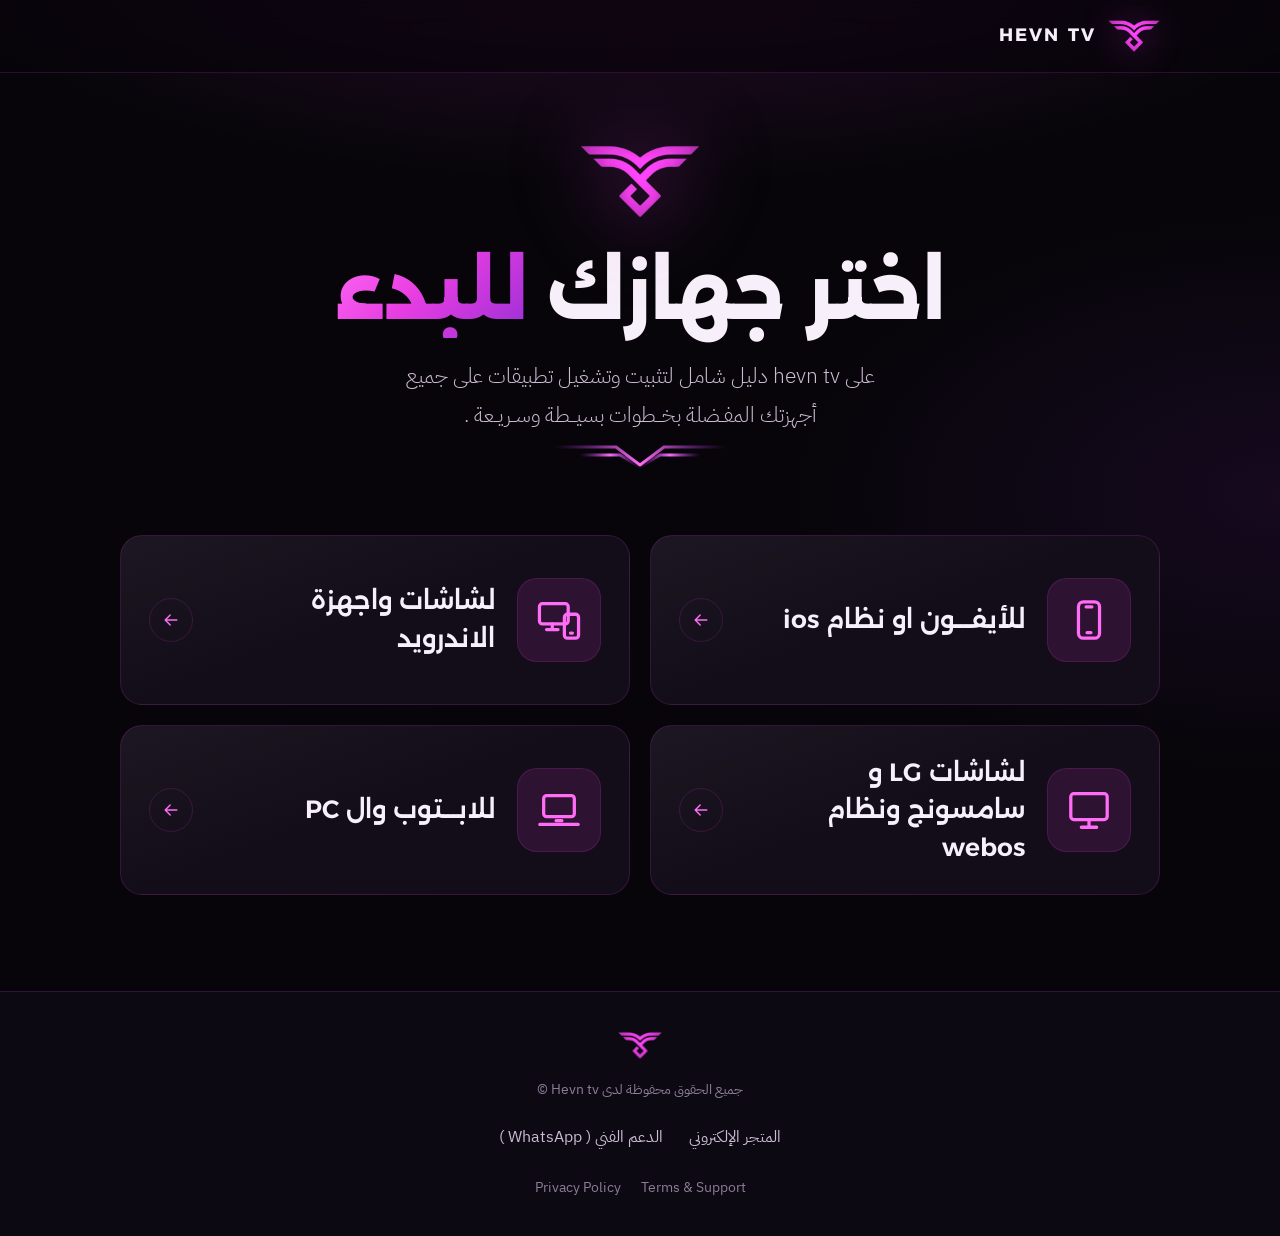
<file: index.html>
<!doctype html>
<html lang="ar" dir="rtl">
<head>
<meta charset="utf-8">
<meta name="viewport" content="width=device-width, initial-scale=1">
<title>اختر جهازك | HEVN TV</title>
<meta name="description" content="دليل شامل لتثبيت وتشغيل تطبيقات hevn tv على جميع أجهزتك.">
<meta name="theme-color" content="#07050a">
<meta property="og:title" content="اختر جهازك | HEVN TV">
<meta property="og:type" content="website">
<link rel="icon" href="assets/img/favicon-32.png" sizes="32x32">
<link rel="apple-touch-icon" href="assets/img/apple-touch-icon.png">
<link rel="preconnect" href="https://fonts.googleapis.com">
<link rel="preconnect" href="https://fonts.gstatic.com" crossorigin>
<link href="https://fonts.googleapis.com/css2?family=Alexandria:wght@500;600;700;800&family=IBM+Plex+Sans+Arabic:wght@300;400;500;600;700&display=swap" rel="stylesheet">
<link rel="stylesheet" href="assets/css/style.css">
</head>
<body>

<header class="site-header">
  <div class="container">
    <a class="brand" href="index.html" aria-label="HEVN TV — الصفحة الرئيسية">
      <img src="assets/img/logo.png" alt="" width="52" height="31">
      <span>HEVN TV</span>
    </a>
    
  </div>
</header>

<main>

  <section class="hero">
    <div class="container">
      <img class="hero__wings" src="assets/img/logo.png" alt="HEVN TV" width="120" height="73">
      <h1>اختر جهازك <span class="grad">للبدء</span></h1>
      <p class="lead">على hevn tv دليل شامل لتثبيت وتشغيل تطبيقات على جميع
أجهزتك المفــضلة بخـــطوات بسيـــطة وســريــعة .</p>
      <div class="wing-divider" aria-hidden="true"><svg viewBox="0 0 180 28" fill="none" stroke="url(#wg)" stroke-width="3" stroke-linecap="round" stroke-linejoin="round"><defs><linearGradient id="wg" x1="0" x2="1"><stop offset="0" stop-color="#9a2fd6" stop-opacity="0"/><stop offset=".5" stop-color="#ff6cf6"/><stop offset="1" stop-color="#9a2fd6" stop-opacity="0"/></linearGradient></defs><path d="M4 4h62l24 18 24-18h62"/><path d="M30 12h40l20 12"/><path d="M150 12h-40l-20 12"/></svg></div>
    </div>
  </section>

  <div class="container">
    <nav class="device-grid" aria-label="الأجهزة">
      <a class="device-card" href="iphone-ios.html">
        <span class="device-card__icon"><svg viewBox="0 0 24 24" fill="none" stroke="currentColor" stroke-width="1.7" stroke-linecap="round" stroke-linejoin="round" aria-hidden="true"><rect x="6.5" y="2.5" width="11" height="19" rx="2.6"/><path d="M10.5 5.2h3M11 18.6h2"/></svg></span>
        <span class="device-card__label">للأيفـــون او نظام ios</span>
        <span class="device-card__go"><svg viewBox="0 0 24 24" fill="none" stroke="currentColor" stroke-width="1.7" stroke-linecap="round" stroke-linejoin="round" aria-hidden="true"><path d="M19 12H5M11 18l-6-6 6-6"/></svg></span>
      </a>
      <a class="device-card" href="android.html">
        <span class="device-card__icon"><svg viewBox="0 0 24 24" fill="none" stroke="currentColor" stroke-width="1.7" stroke-linecap="round" stroke-linejoin="round" aria-hidden="true"><rect x="1.8" y="3.5" width="15" height="10.5" rx="1.5"/><path d="M5.5 17h6M8.5 14v3"/><rect x="14.8" y="9" width="7.4" height="12.5" rx="1.6"/><path d="M18 18.8h1"/></svg></span>
        <span class="device-card__label">لشاشات واجهزة الاندرويد</span>
        <span class="device-card__go"><svg viewBox="0 0 24 24" fill="none" stroke="currentColor" stroke-width="1.7" stroke-linecap="round" stroke-linejoin="round" aria-hidden="true"><path d="M19 12H5M11 18l-6-6 6-6"/></svg></span>
      </a>
      <a class="device-card" href="lg-samsung-webos.html">
        <span class="device-card__icon"><svg viewBox="0 0 24 24" fill="none" stroke="currentColor" stroke-width="1.7" stroke-linecap="round" stroke-linejoin="round" aria-hidden="true"><rect x="2.5" y="3.5" width="19" height="13.5" rx="1.6"/><path d="M8 21h8M12 17v4"/></svg></span>
        <span class="device-card__label">لشاشات LG و سامسونج ونظام webos</span>
        <span class="device-card__go"><svg viewBox="0 0 24 24" fill="none" stroke="currentColor" stroke-width="1.7" stroke-linecap="round" stroke-linejoin="round" aria-hidden="true"><path d="M19 12H5M11 18l-6-6 6-6"/></svg></span>
      </a>
      <a class="device-card" href="laptop-pc.html">
        <span class="device-card__icon"><svg viewBox="0 0 24 24" fill="none" stroke="currentColor" stroke-width="1.7" stroke-linecap="round" stroke-linejoin="round" aria-hidden="true"><rect x="4" y="4.5" width="16" height="11" rx="1.6"/><path d="M2 19.5h20M10.5 17.6h3"/></svg></span>
        <span class="device-card__label">للابـــتوب وال PC</span>
        <span class="device-card__go"><svg viewBox="0 0 24 24" fill="none" stroke="currentColor" stroke-width="1.7" stroke-linecap="round" stroke-linejoin="round" aria-hidden="true"><path d="M19 12H5M11 18l-6-6 6-6"/></svg></span>
      </a>
    </nav>
  </div>
</main>

<footer class="site-footer">
  <div class="container">
    <a class="footer-brand" href="#">
      <img src="assets/img/logo.png" alt="HEVN TV" width="44" height="27">
    </a>
    <p class="copyright">جميع الحقوق محفوظة لدى Hevn tv ©</p>
    <ul class="footer-links">
      <li><a href="#">المتجر الإلكتروني</a></li>
      <li><a href="#">الدعم الفني ( WhatsApp )</a></li>
    </ul>
    <ul class="footer-legal">
      <li><a href="#">Terms &amp; Support</a></li>
      <li><a href="#">Privacy Policy</a></li>
    </ul>
  </div>
</footer>

</body>
</html>
</file>
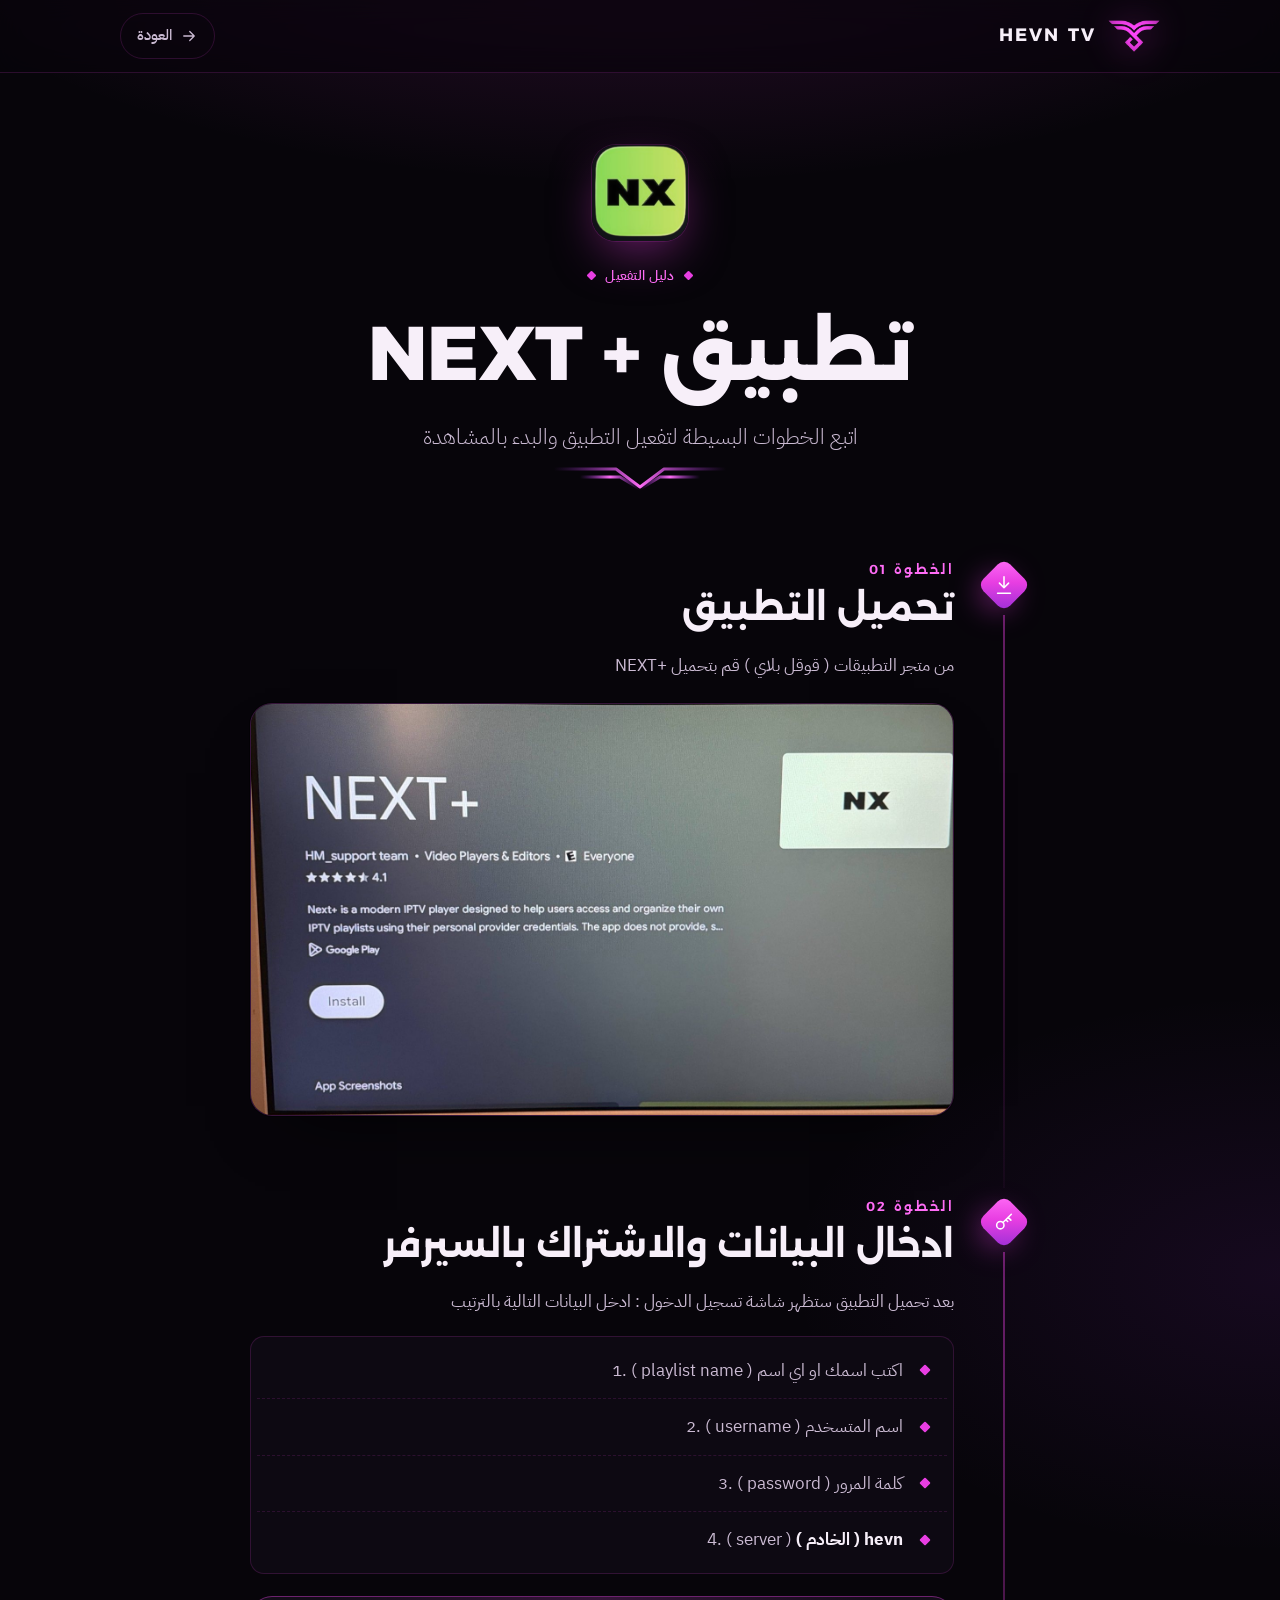
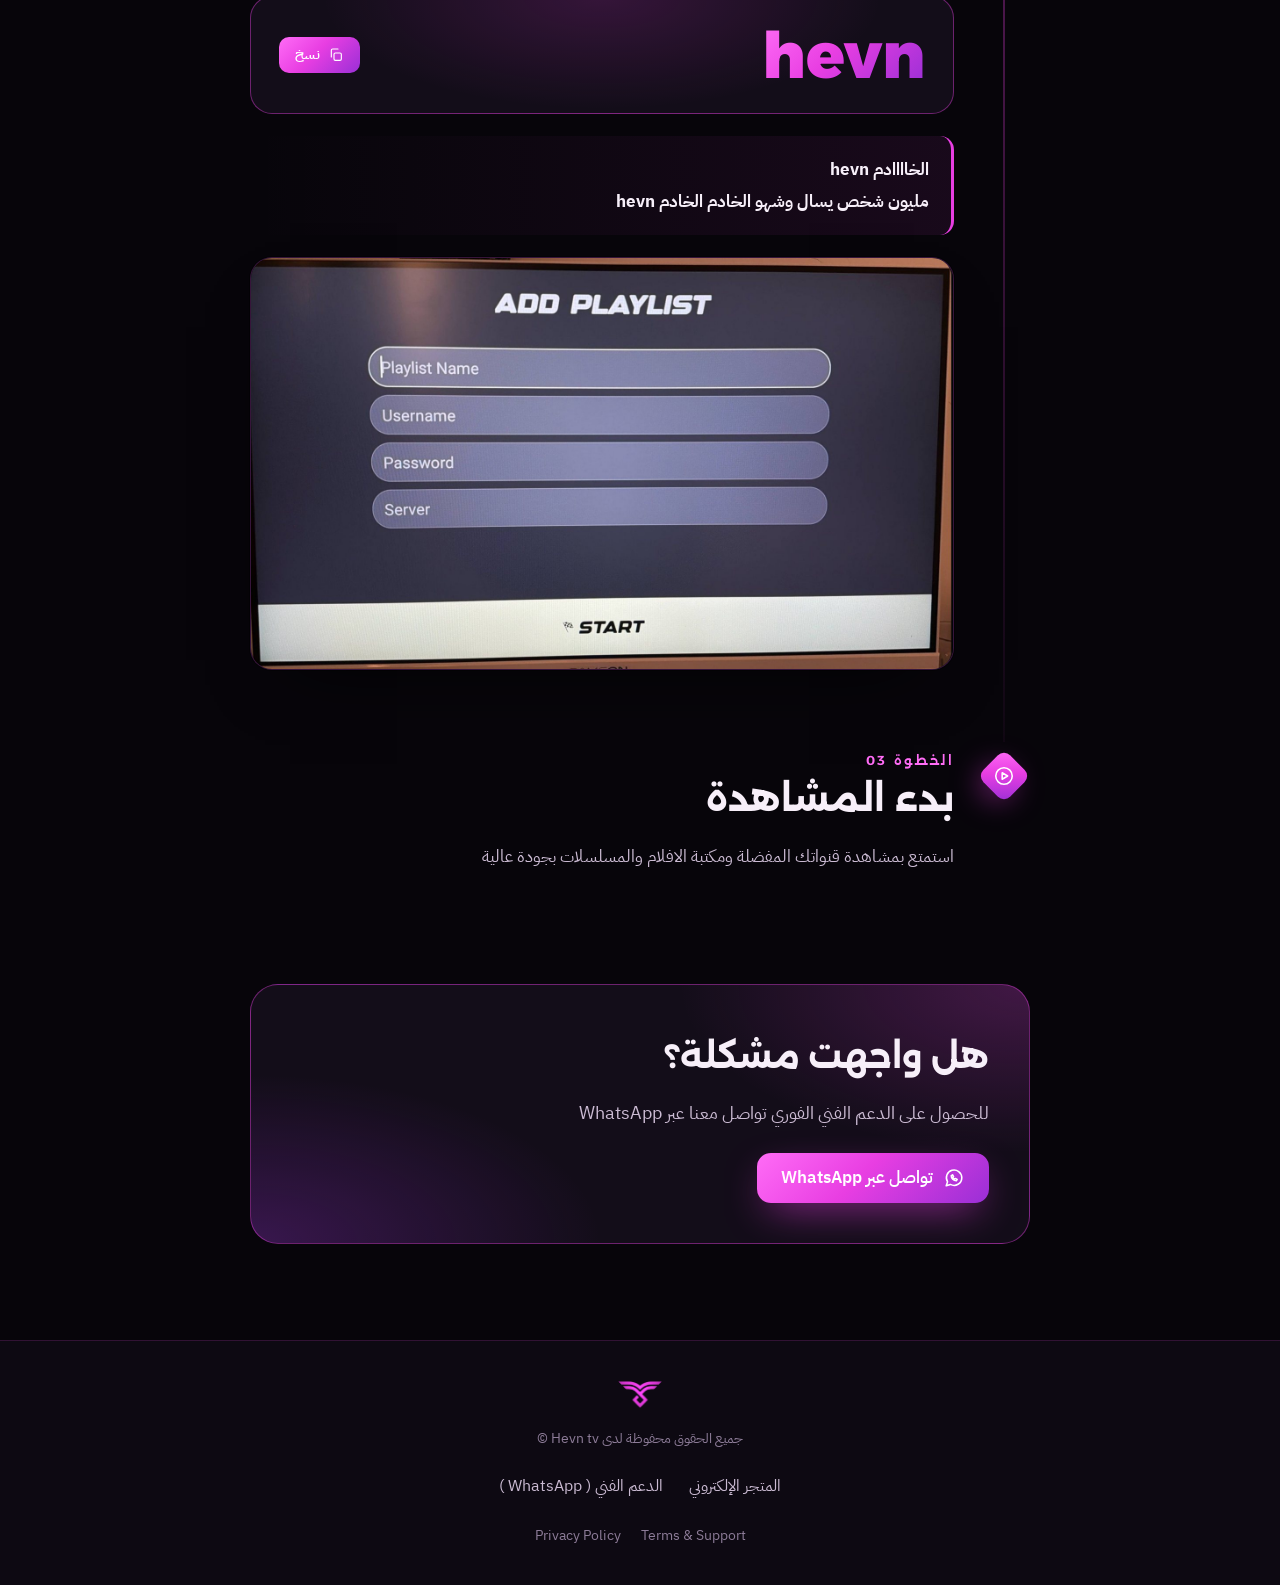
<file: android-next-plus-setup.html>
<!doctype html>
<html lang="ar" dir="rtl">
<head>
<meta charset="utf-8">
<meta name="viewport" content="width=device-width, initial-scale=1">
<title>تفعيل NEXT+ للأندرويد | HEVN TV</title>
<meta name="description" content="خطوات تحميل وتفعيل تطبيق NEXT+ على شاشات وأجهزة الأندرويد مع hevn tv.">
<meta name="theme-color" content="#07050a">
<meta property="og:title" content="تفعيل NEXT+ للأندرويد | HEVN TV">
<meta property="og:type" content="website">
<link rel="icon" href="assets/img/favicon-32.png" sizes="32x32">
<link rel="apple-touch-icon" href="assets/img/apple-touch-icon.png">
<link rel="preconnect" href="https://fonts.googleapis.com">
<link rel="preconnect" href="https://fonts.gstatic.com" crossorigin>
<link href="https://fonts.googleapis.com/css2?family=Alexandria:wght@500;600;700;800&family=IBM+Plex+Sans+Arabic:wght@300;400;500;600;700&display=swap" rel="stylesheet">
<link rel="stylesheet" href="assets/css/style.css">
</head>
<body>

<header class="site-header">
  <div class="container">
    <a class="brand" href="index.html" aria-label="HEVN TV — الصفحة الرئيسية">
      <img src="assets/img/logo.png" alt="" width="52" height="31">
      <span>HEVN TV</span>
    </a>
    <a class="back-link" href="android.html"><svg viewBox="0 0 24 24" fill="none" stroke="currentColor" stroke-width="1.7" stroke-linecap="round" stroke-linejoin="round" aria-hidden="true"><path d="M5 12h14M13 6l6 6-6 6"/></svg><span>العودة</span></a>
  </div>
</header>

<main>

  <section class="hero">
    <div class="container container--narrow app-hero">
      <img class="app-hero__icon" src="assets/img/apps/nextplus.png" alt="" width="96" height="96">
      <span class="eyebrow">دليل التفعيل</span>
      <h1>تطبيق + NEXT</h1>
      <p class="lead">اتبع الخطوات البسيطة لتفعيل التطبيق والبدء بالمشاهدة</p>
      <div class="wing-divider" aria-hidden="true"><svg viewBox="0 0 180 28" fill="none" stroke="url(#wg)" stroke-width="3" stroke-linecap="round" stroke-linejoin="round"><defs><linearGradient id="wg" x1="0" x2="1"><stop offset="0" stop-color="#9a2fd6" stop-opacity="0"/><stop offset=".5" stop-color="#ff6cf6"/><stop offset="1" stop-color="#9a2fd6" stop-opacity="0"/></linearGradient></defs><path d="M4 4h62l24 18 24-18h62"/><path d="M30 12h40l20 12"/><path d="M150 12h-40l-20 12"/></svg></div>
    </div>
  </section>

  <div class="container container--narrow">
    <ol class="steps">
      <li class="step">
        <div class="step__badge"><svg viewBox="0 0 24 24" fill="none" stroke="currentColor" stroke-width="1.7" stroke-linecap="round" stroke-linejoin="round" aria-hidden="true"><path d="M12 3v12M7 10l5 5 5-5M5 21h14"/></svg></div>
        <div class="step__head">
          <span class="step__num">الخطوة 01</span>
          <h2>تحميل التطبيق</h2>
        </div>
        <p>من متجر التطبيقات ( قوقل بلاي ) قم بتحميل +NEXT</p>
        <figure class="shot">
          <img src="assets/img/steps/nextplus-01-google-play.jpg" alt="تطبيق NEXT+ في متجر قوقل بلاي" loading="lazy">
        </figure>
      </li>
      <li class="step">
        <div class="step__badge"><svg viewBox="0 0 24 24" fill="none" stroke="currentColor" stroke-width="1.7" stroke-linecap="round" stroke-linejoin="round" aria-hidden="true"><circle cx="8" cy="15.5" r="4"/><path d="M10.9 12.6 20 3.5M16.5 7l3 3M14 9.5l2 2"/></svg></div>
        <div class="step__head">
          <span class="step__num">الخطوة 02</span>
          <h2>ادخال البيانات والاشتراك بالسيرفر</h2>
        </div>
        <p>بعد تحميل التطبيق ستظهر شاشة تسجيل الدخول : ادخل البيانات التالية بالترتيب</p>
        <ul class="list-steps">
          <li>اكتب اسمك او اي اسم ( playlist name ) .1</li>
          <li>اسم المتسخدم ( username ) .2</li>
          <li>كلمة المرور ( password ) .3</li>
          <li><strong>hevn ( الخادم )</strong>  ( server ) .4</li>
        </ul>
        <div class="code-box">
          <span class="code-box__value grad">hevn</span>
          <button class="copy-btn" type="button" data-copy="hevn"><svg viewBox="0 0 24 24" fill="none" stroke="currentColor" stroke-width="1.7" stroke-linecap="round" stroke-linejoin="round" aria-hidden="true"><rect x="9" y="9" width="11" height="11" rx="2"/><path d="M5 15V5a2 2 0 0 1 2-2h8"/></svg><span>نسخ</span></button>
        </div>
        <div class="server-note">
          <p>الخاااادم hevn</p>
          <p>مليون شخص يسال وشهو الخادم الخادم hevn</p>
        </div>
        <figure class="shot">
          <img src="assets/img/steps/nextplus-03-add-playlist.jpg" alt="شاشة ADD PLAYLIST في تطبيق NEXT+" loading="lazy">
        </figure>
      </li>
      <li class="step">
        <div class="step__badge"><svg viewBox="0 0 24 24" fill="none" stroke="currentColor" stroke-width="1.7" stroke-linecap="round" stroke-linejoin="round" aria-hidden="true"><circle cx="12" cy="12" r="9"/><path d="M10 8.5v7l6-3.5z"/></svg></div>
        <div class="step__head">
          <span class="step__num">الخطوة 03</span>
          <h2>بدء المشاهدة</h2>
        </div>
        <p>استمتع بمشاهدة قنواتك المفضلة ومكتبة الافلام والمسلسلات بجودة عالية</p>
      </li>
    </ol>
    
    <section class="support" aria-labelledby="support-title">
      <h2 id="support-title">هل واجهت مشكلة؟</h2>
      <p>للحصول على الدعم الفني الفوري تواصل معنا عبر WhatsApp</p>
      <a class="btn btn--primary" href="https://wa.me/+966535847228?text=%D9%85%D8%B1%D8%AD%D8%A8%D8%A7%D8%8C%0A%D8%A3%D8%B1%D8%BA%D8%A8%20%D8%A8%D8%A7%D9%84%D8%A7%D8%B3%D8%AA%D9%81%D8%B3%D8%A7%D8%B1%20%D8%B9%D9%86%20" target="_blank" rel="noopener"><svg viewBox="0 0 24 24" fill="none" stroke="currentColor" stroke-width="1.7" stroke-linecap="round" stroke-linejoin="round" aria-hidden="true"><path d="M20.5 11.6a8.4 8.4 0 0 1-12.4 7.4L3.5 20.5 5 16.2A8.4 8.4 0 1 1 20.5 11.6z"/><path d="M9 9.5c0 3 2.5 5.5 5.5 5.5l1-1.5-2-1-1 .8a3.6 3.6 0 0 1-1.8-1.8l.8-1-1-2z"/></svg><span>تواصل عبر WhatsApp</span></a>
    </section>
  </div>
</main>

<footer class="site-footer">
  <div class="container">
    <a class="footer-brand" href="#">
      <img src="assets/img/logo.png" alt="HEVN TV" width="44" height="27">
    </a>
    <p class="copyright">جميع الحقوق محفوظة لدى Hevn tv ©</p>
    <ul class="footer-links">
      <li><a href="#">المتجر الإلكتروني</a></li>
      <li><a href="#">الدعم الفني ( WhatsApp )</a></li>
    </ul>
    <ul class="footer-legal">
      <li><a href="#">Terms &amp; Support</a></li>
      <li><a href="#">Privacy Policy</a></li>
    </ul>
  </div>
</footer>
<script>
document.querySelectorAll('[data-copy]').forEach(function (btn) {
  btn.addEventListener('click', function () {
    var label = btn.querySelector('span');
    var text = btn.getAttribute('data-copy');
    var done = function () { var old = label.textContent; label.textContent = 'تم النسخ'; setTimeout(function () { label.textContent = old; }, 1600); };
    if (navigator.clipboard) { navigator.clipboard.writeText(text).then(done, function () {}); }
  });
});
</script>
</body>
</html>
</file>
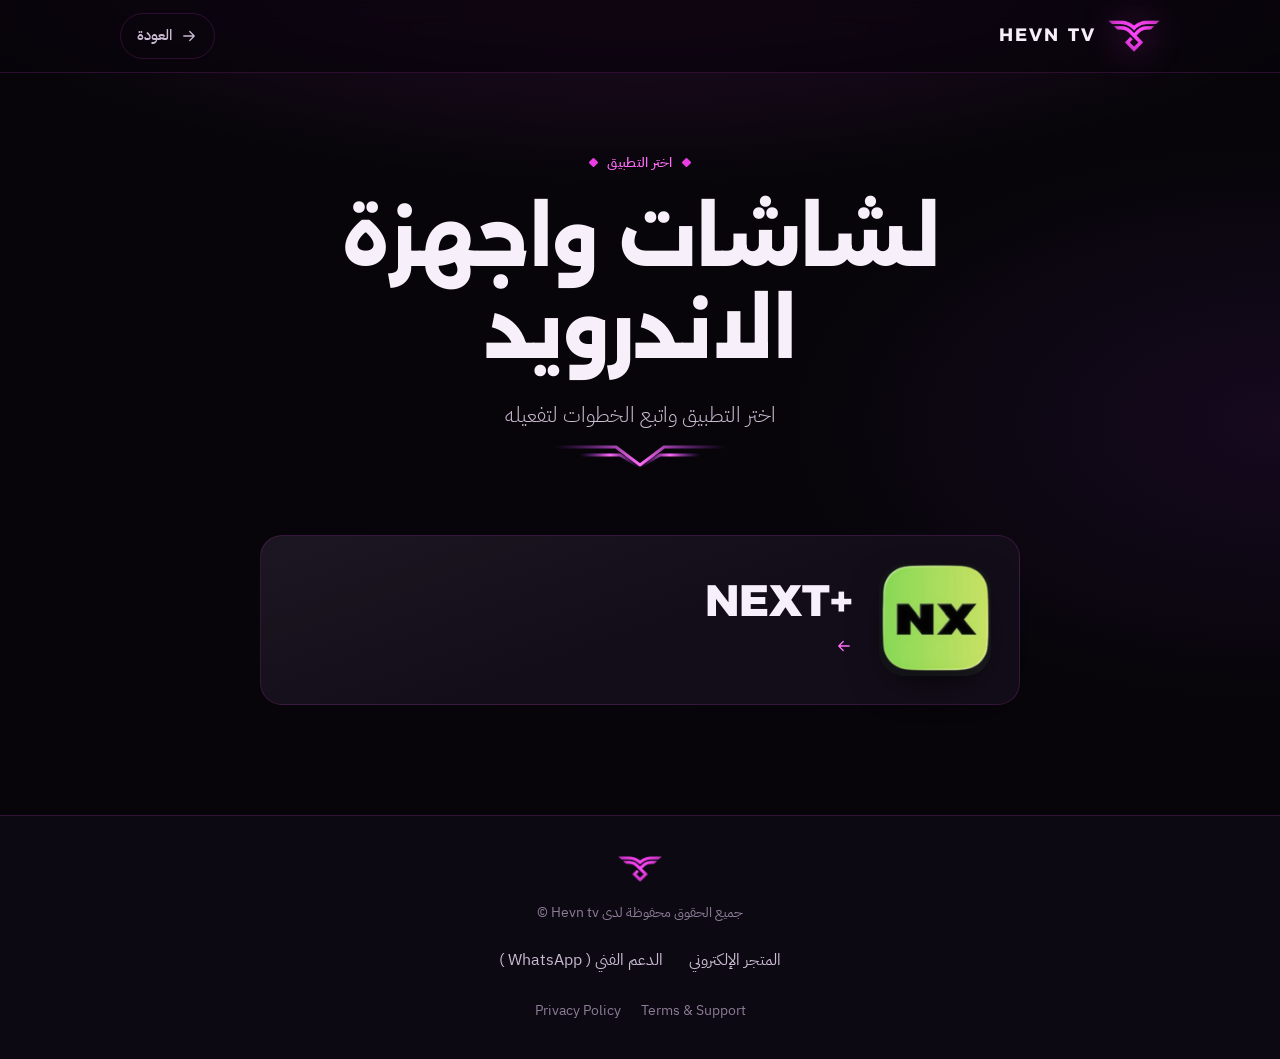
<file: android.html>
<!doctype html>
<html lang="ar" dir="rtl">
<head>
<meta charset="utf-8">
<meta name="viewport" content="width=device-width, initial-scale=1">
<title>شاشات وأجهزة الأندرويد | HEVN TV</title>
<meta name="description" content="تطبيقات hevn tv لشاشات وأجهزة الأندرويد.">
<meta name="theme-color" content="#07050a">
<meta property="og:title" content="شاشات وأجهزة الأندرويد | HEVN TV">
<meta property="og:type" content="website">
<link rel="icon" href="assets/img/favicon-32.png" sizes="32x32">
<link rel="apple-touch-icon" href="assets/img/apple-touch-icon.png">
<link rel="preconnect" href="https://fonts.googleapis.com">
<link rel="preconnect" href="https://fonts.gstatic.com" crossorigin>
<link href="https://fonts.googleapis.com/css2?family=Alexandria:wght@500;600;700;800&family=IBM+Plex+Sans+Arabic:wght@300;400;500;600;700&display=swap" rel="stylesheet">
<link rel="stylesheet" href="assets/css/style.css">
</head>
<body>

<header class="site-header">
  <div class="container">
    <a class="brand" href="index.html" aria-label="HEVN TV — الصفحة الرئيسية">
      <img src="assets/img/logo.png" alt="" width="52" height="31">
      <span>HEVN TV</span>
    </a>
    <a class="back-link" href="index.html"><svg viewBox="0 0 24 24" fill="none" stroke="currentColor" stroke-width="1.7" stroke-linecap="round" stroke-linejoin="round" aria-hidden="true"><path d="M5 12h14M13 6l6 6-6 6"/></svg><span>العودة</span></a>
  </div>
</header>

<main>

  <section class="hero">
    <div class="container">
      <span class="eyebrow">اختر التطبيق</span>
      <h1>لشاشات واجهزة الاندرويد</h1>
      <p class="lead">اختر التطبيق واتبع الخطوات لتفعيله</p>
      <div class="wing-divider" aria-hidden="true"><svg viewBox="0 0 180 28" fill="none" stroke="url(#wg)" stroke-width="3" stroke-linecap="round" stroke-linejoin="round"><defs><linearGradient id="wg" x1="0" x2="1"><stop offset="0" stop-color="#9a2fd6" stop-opacity="0"/><stop offset=".5" stop-color="#ff6cf6"/><stop offset="1" stop-color="#9a2fd6" stop-opacity="0"/></linearGradient></defs><path d="M4 4h62l24 18 24-18h62"/><path d="M30 12h40l20 12"/><path d="M150 12h-40l-20 12"/></svg></div>
    </div>
  </section>

  <div class="container">
    <div class="app-list">
      <a class="app-card" href="android-next-plus-setup.html">
        <img src="assets/img/apps/nextplus.png" alt="" width="112" height="112">
        <div class="app-card__body">
          <span class="app-card__name">NEXT+</span>
          <span class="app-card__cta"><svg viewBox="0 0 24 24" fill="none" stroke="currentColor" stroke-width="1.7" stroke-linecap="round" stroke-linejoin="round" aria-hidden="true"><path d="M19 12H5M11 18l-6-6 6-6"/></svg></span>
        </div>
      </a>
    </div>
  </div>
</main>

<footer class="site-footer">
  <div class="container">
    <a class="footer-brand" href="#">
      <img src="assets/img/logo.png" alt="HEVN TV" width="44" height="27">
    </a>
    <p class="copyright">جميع الحقوق محفوظة لدى Hevn tv ©</p>
    <ul class="footer-links">
      <li><a href="#">المتجر الإلكتروني</a></li>
      <li><a href="#">الدعم الفني ( WhatsApp )</a></li>
    </ul>
    <ul class="footer-legal">
      <li><a href="#">Terms &amp; Support</a></li>
      <li><a href="#">Privacy Policy</a></li>
    </ul>
  </div>
</footer>

</body>
</html>
</file>
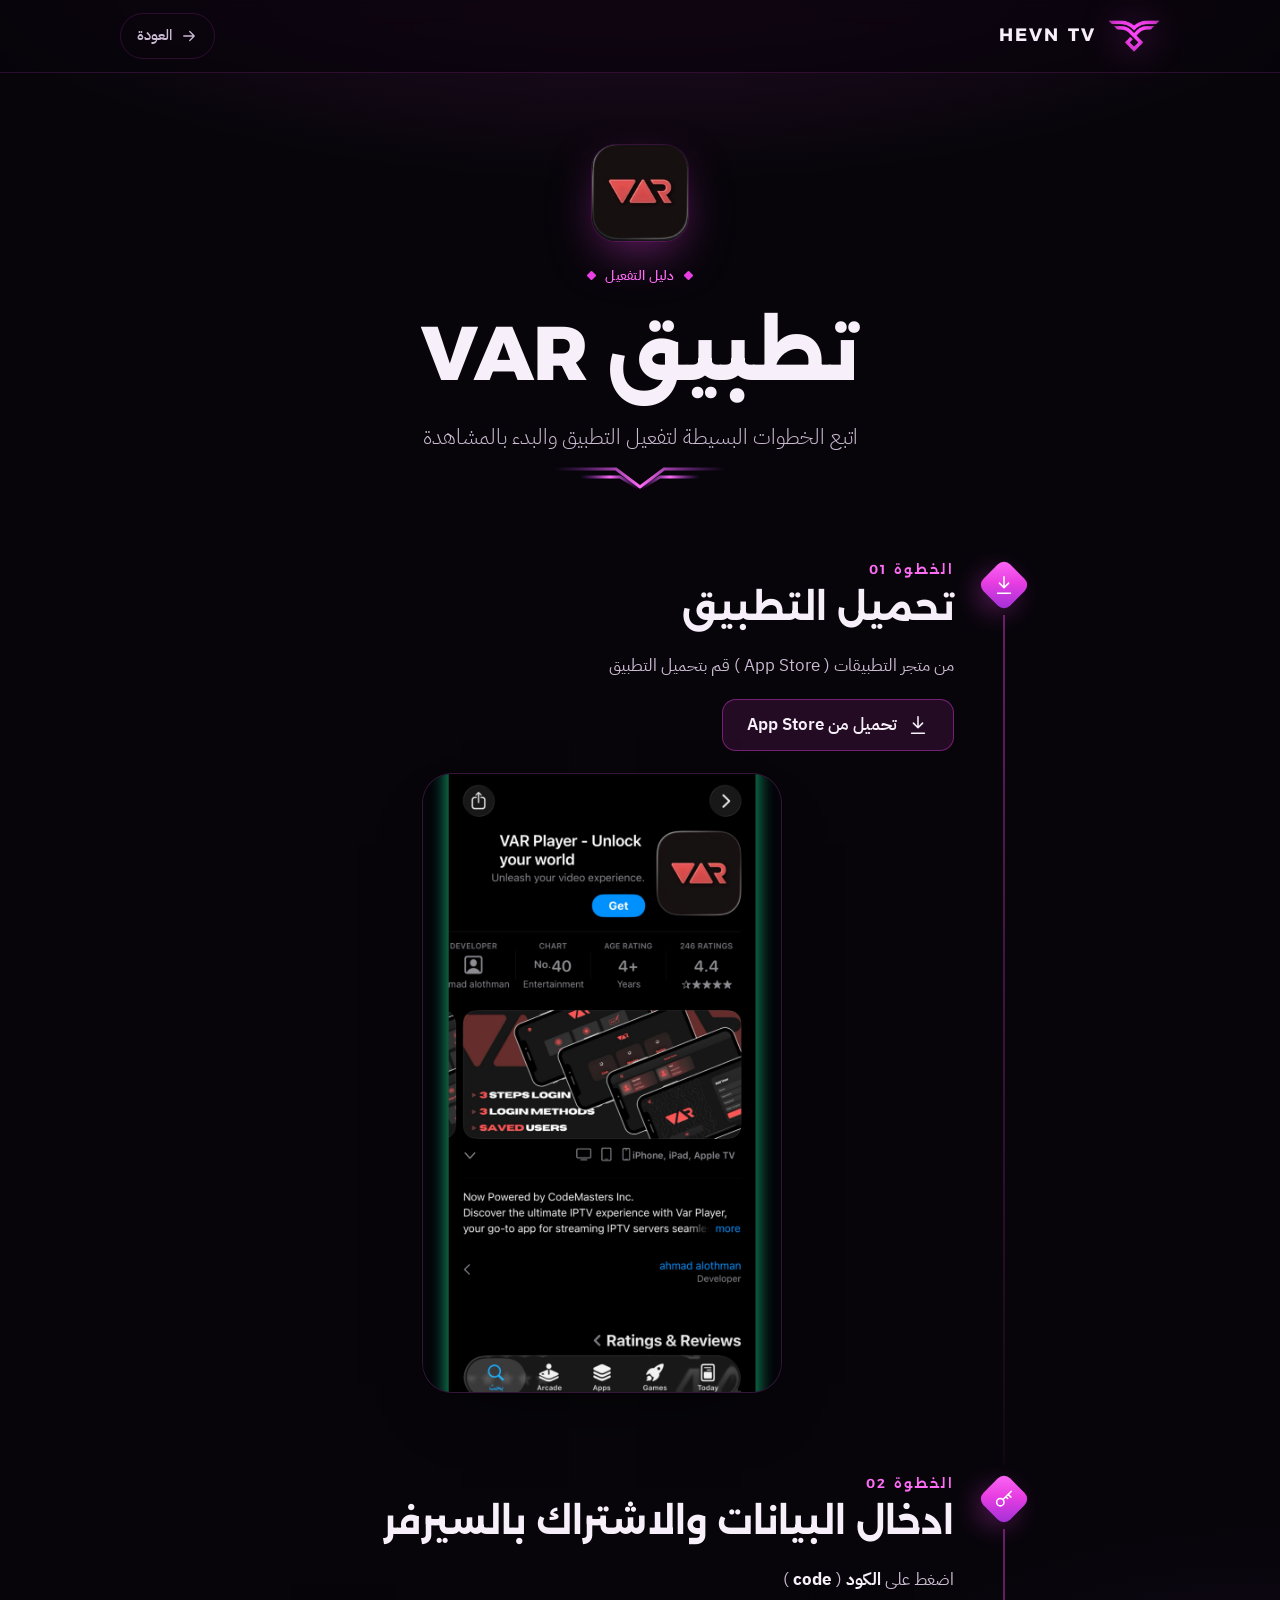
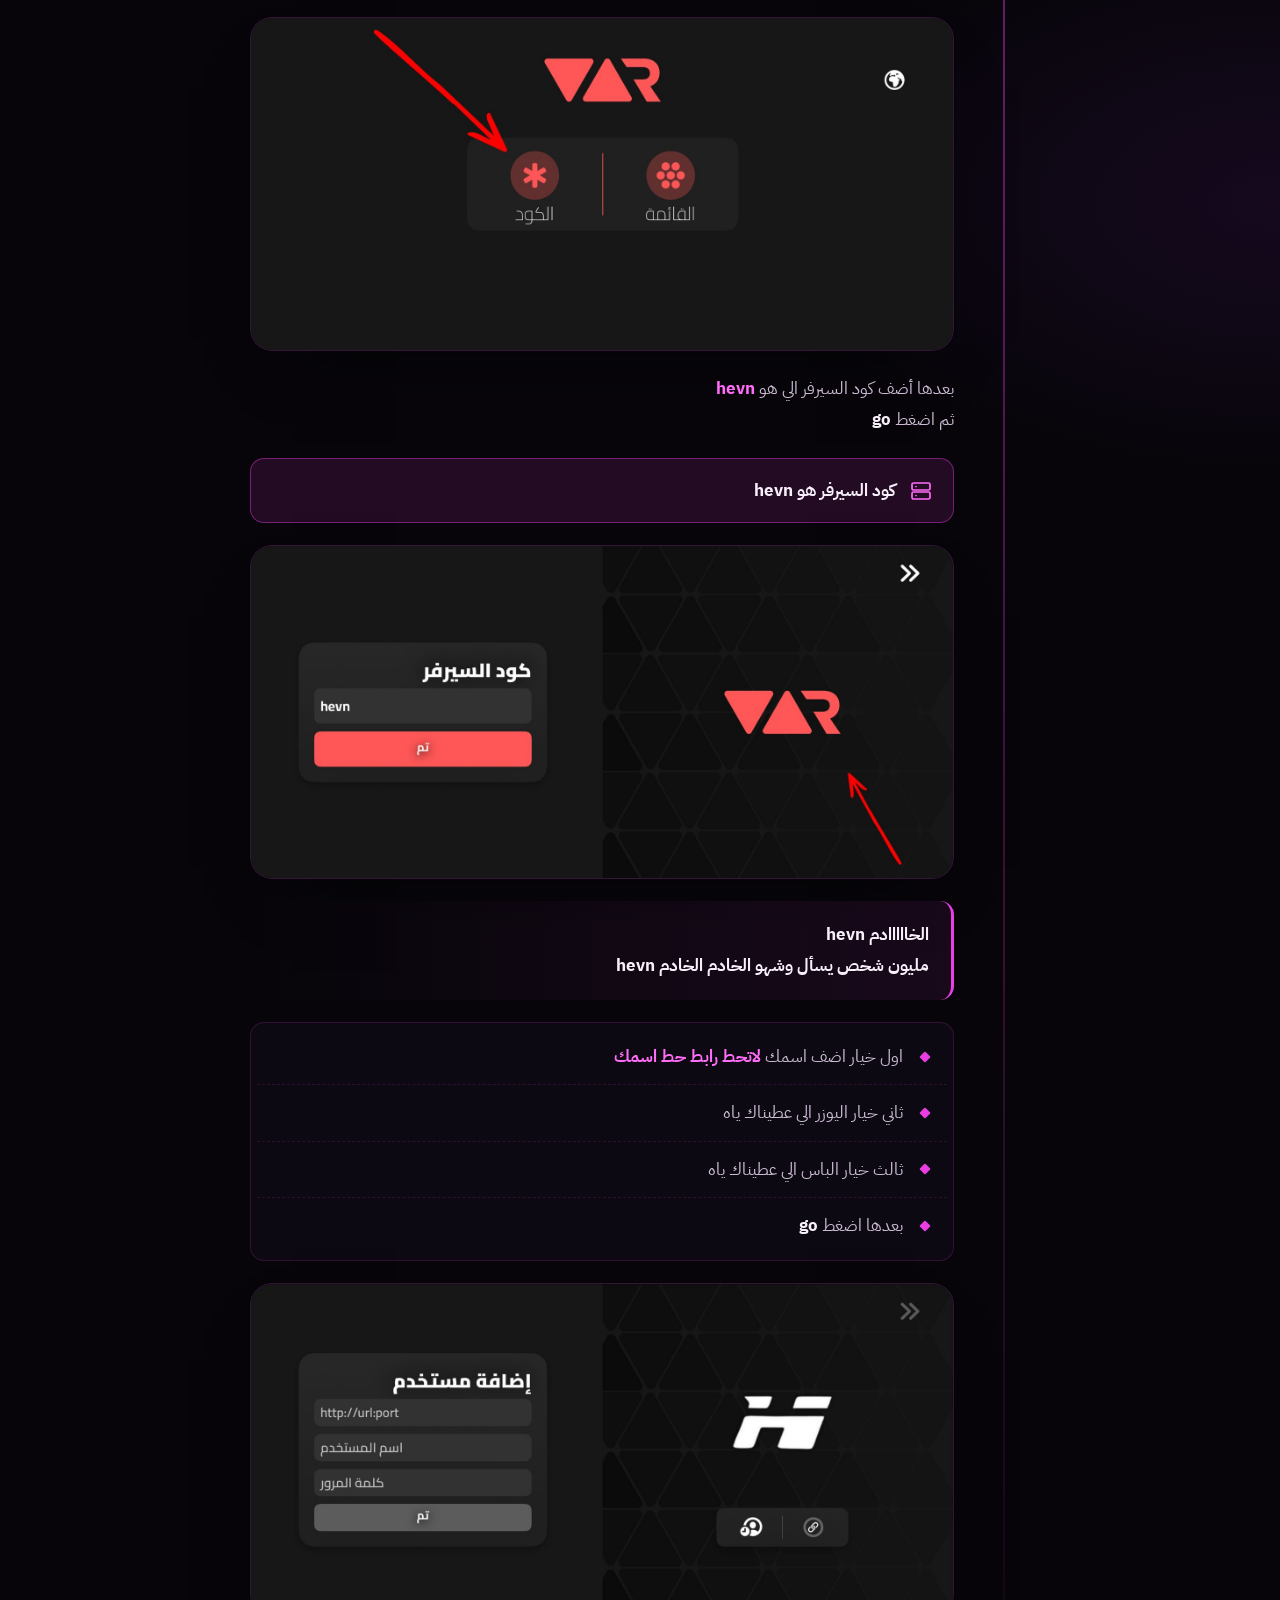
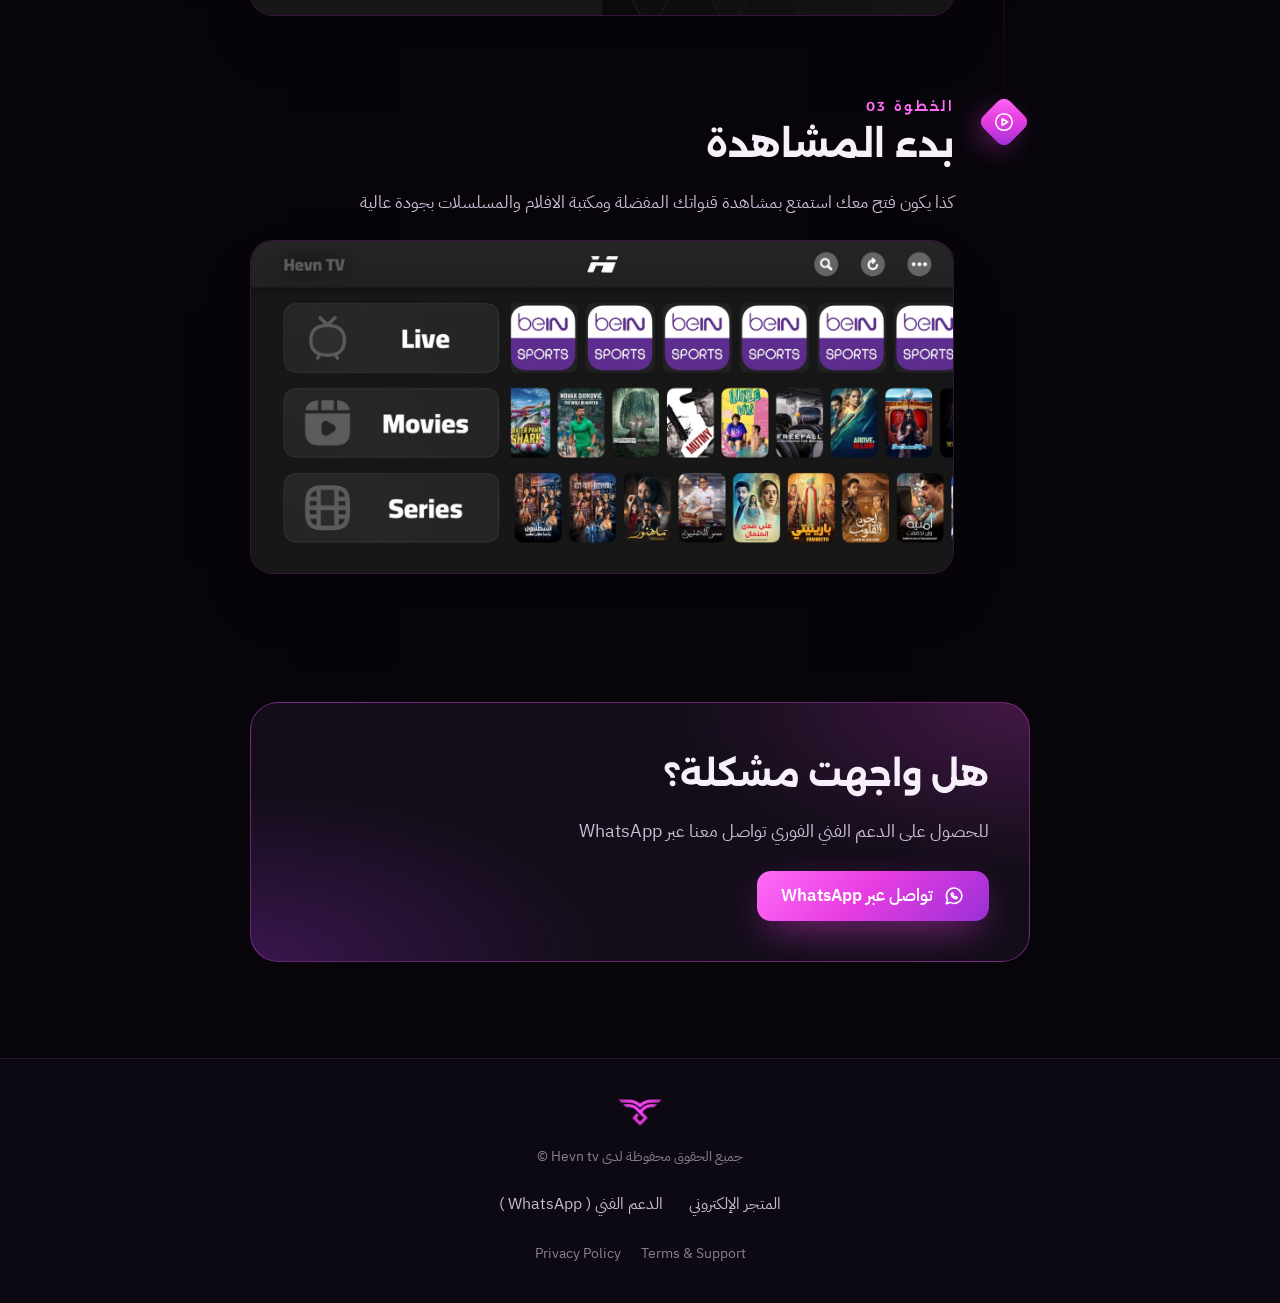
<file: ios-var-setup.html>
<!doctype html>
<html lang="ar" dir="rtl">
<head>
<meta charset="utf-8">
<meta name="viewport" content="width=device-width, initial-scale=1">
<title>تفعيل تطبيق VAR | HEVN TV</title>
<meta name="description" content="خطوات تحميل وتفعيل تطبيق VAR على الآيفون مع hevn tv.">
<meta name="theme-color" content="#07050a">
<meta property="og:title" content="تفعيل تطبيق VAR | HEVN TV">
<meta property="og:type" content="website">
<link rel="icon" href="assets/img/favicon-32.png" sizes="32x32">
<link rel="apple-touch-icon" href="assets/img/apple-touch-icon.png">
<link rel="preconnect" href="https://fonts.googleapis.com">
<link rel="preconnect" href="https://fonts.gstatic.com" crossorigin>
<link href="https://fonts.googleapis.com/css2?family=Alexandria:wght@500;600;700;800&family=IBM+Plex+Sans+Arabic:wght@300;400;500;600;700&display=swap" rel="stylesheet">
<link rel="stylesheet" href="assets/css/style.css">
</head>
<body>

<header class="site-header">
  <div class="container">
    <a class="brand" href="index.html" aria-label="HEVN TV — الصفحة الرئيسية">
      <img src="assets/img/logo.png" alt="" width="52" height="31">
      <span>HEVN TV</span>
    </a>
    <a class="back-link" href="iphone-ios.html"><svg viewBox="0 0 24 24" fill="none" stroke="currentColor" stroke-width="1.7" stroke-linecap="round" stroke-linejoin="round" aria-hidden="true"><path d="M5 12h14M13 6l6 6-6 6"/></svg><span>العودة</span></a>
  </div>
</header>

<main>

  <section class="hero">
    <div class="container container--narrow app-hero">
      <img class="app-hero__icon" src="assets/img/apps/var.png" alt="" width="96" height="96">
      <span class="eyebrow">دليل التفعيل</span>
      <h1>تطبيق VAR</h1>
      <p class="lead">اتبع الخطوات البسيطة لتفعيل التطبيق والبدء بالمشاهدة</p>
      <div class="wing-divider" aria-hidden="true"><svg viewBox="0 0 180 28" fill="none" stroke="url(#wg)" stroke-width="3" stroke-linecap="round" stroke-linejoin="round"><defs><linearGradient id="wg" x1="0" x2="1"><stop offset="0" stop-color="#9a2fd6" stop-opacity="0"/><stop offset=".5" stop-color="#ff6cf6"/><stop offset="1" stop-color="#9a2fd6" stop-opacity="0"/></linearGradient></defs><path d="M4 4h62l24 18 24-18h62"/><path d="M30 12h40l20 12"/><path d="M150 12h-40l-20 12"/></svg></div>
    </div>
  </section>

  <div class="container container--narrow">
    <ol class="steps">
      <li class="step">
        <div class="step__badge"><svg viewBox="0 0 24 24" fill="none" stroke="currentColor" stroke-width="1.7" stroke-linecap="round" stroke-linejoin="round" aria-hidden="true"><path d="M12 3v12M7 10l5 5 5-5M5 21h14"/></svg></div>
        <div class="step__head">
          <span class="step__num">الخطوة 01</span>
          <h2>تحميل التطبيق</h2>
        </div>
        <p>من متجر التطبيقات ( App Store ) قم بتحميل التطبيق</p>
        <p style="margin-top:18px"><a class="btn btn--outline" href="https://apps.apple.com/sa/app/var-player-unlock-your-world/id6477530321" target="_blank" rel="noopener"><svg viewBox="0 0 24 24" fill="none" stroke="currentColor" stroke-width="1.7" stroke-linecap="round" stroke-linejoin="round" aria-hidden="true"><path d="M12 3v12M7 10l5 5 5-5M5 21h14"/></svg><span>تحميل من App Store</span></a></p>
        <figure class="shot shot--phone">
          <img src="assets/img/steps/var-01-app-store.jpg" alt="صفحة تطبيق VAR Player في App Store" loading="lazy">
        </figure>
      </li>
      <li class="step">
        <div class="step__badge"><svg viewBox="0 0 24 24" fill="none" stroke="currentColor" stroke-width="1.7" stroke-linecap="round" stroke-linejoin="round" aria-hidden="true"><circle cx="8" cy="15.5" r="4"/><path d="M10.9 12.6 20 3.5M16.5 7l3 3M14 9.5l2 2"/></svg></div>
        <div class="step__head">
          <span class="step__num">الخطوة 02</span>
          <h2>ادخال البيانات والاشتراك بالسيرفر</h2>
        </div>
        <p>اضغط على <strong>الكود</strong> ( <strong>code</strong> )</p>
        <figure class="shot">
          <img src="assets/img/steps/var-02-code-button.jpg" alt="زر الكود في تطبيق VAR" loading="lazy">
        </figure>
        <div class="lines">
          <p>بعدها أضف كود السيرفر  الي هو <span class="hl">hevn</span></p>
          <p>ثم اضغط <strong>go</strong></p>
        </div>
        <div class="callout"><svg viewBox="0 0 24 24" fill="none" stroke="currentColor" stroke-width="1.7" stroke-linecap="round" stroke-linejoin="round" aria-hidden="true"><rect x="3" y="4" width="18" height="7" rx="1.6"/><rect x="3" y="13" width="18" height="7" rx="1.6"/><path d="M7 7.5h.01M7 16.5h.01"/></svg><p class="hl">كود السيرفر هو hevn</p></div>
        <figure class="shot">
          <img src="assets/img/steps/var-03-server-code.jpg" alt="إدخال كود السيرفر hevn في تطبيق VAR" loading="lazy">
        </figure>
        <div class="server-note">
          <p>الخااااادم   hevn</p>
          <p>مليون شخص يسأل وشهو الخادم الخادم hevn</p>
        </div>
        <ul class="list-steps">
          <li>اول خيار اضف اسمك <span class="hl">لاتحط رابط حط اسمك</span></li>
          <li>ثاني خيار اليوزر الي عطيناك ياه</li>
          <li>ثالث خيار الباس الي عطيناك ياه</li>
          <li>بعدها اضغط <strong>go</strong></li>
        </ul>
        <figure class="shot">
          <img src="assets/img/steps/var-04-add-user.jpg" alt="شاشة إضافة مستخدم في تطبيق VAR" loading="lazy">
        </figure>
      </li>
      <li class="step">
        <div class="step__badge"><svg viewBox="0 0 24 24" fill="none" stroke="currentColor" stroke-width="1.7" stroke-linecap="round" stroke-linejoin="round" aria-hidden="true"><circle cx="12" cy="12" r="9"/><path d="M10 8.5v7l6-3.5z"/></svg></div>
        <div class="step__head">
          <span class="step__num">الخطوة 03</span>
          <h2>بدء المشاهدة</h2>
        </div>
        <p>كذا يكون فتح معك استمتع بمشاهدة قنواتك المفضلة ومكتبة الافلام والمسلسلات بجودة عالية</p>
        <figure class="shot">
          <img src="assets/img/steps/var-05-home.jpg" alt="الواجهة الرئيسية بعد التفعيل: القنوات والأفلام والمسلسلات" loading="lazy">
        </figure>
      </li>
    </ol>
    
    <section class="support" aria-labelledby="support-title">
      <h2 id="support-title">هل واجهت مشكلة؟</h2>
      <p>للحصول على الدعم الفني الفوري تواصل معنا عبر WhatsApp</p>
      <a class="btn btn--primary" href="https://wa.me/+966535847228?text=%D9%85%D8%B1%D8%AD%D8%A8%D8%A7%D8%8C%0A%D8%A3%D8%B1%D8%BA%D8%A8%20%D8%A8%D8%A7%D9%84%D8%A7%D8%B3%D8%AA%D9%81%D8%B3%D8%A7%D8%B1%20%D8%B9%D9%86%20" target="_blank" rel="noopener"><svg viewBox="0 0 24 24" fill="none" stroke="currentColor" stroke-width="1.7" stroke-linecap="round" stroke-linejoin="round" aria-hidden="true"><path d="M20.5 11.6a8.4 8.4 0 0 1-12.4 7.4L3.5 20.5 5 16.2A8.4 8.4 0 1 1 20.5 11.6z"/><path d="M9 9.5c0 3 2.5 5.5 5.5 5.5l1-1.5-2-1-1 .8a3.6 3.6 0 0 1-1.8-1.8l.8-1-1-2z"/></svg><span>تواصل عبر WhatsApp</span></a>
    </section>
  </div>
</main>

<footer class="site-footer">
  <div class="container">
    <a class="footer-brand" href="#">
      <img src="assets/img/logo.png" alt="HEVN TV" width="44" height="27">
    </a>
    <p class="copyright">جميع الحقوق محفوظة لدى Hevn tv ©</p>
    <ul class="footer-links">
      <li><a href="#">المتجر الإلكتروني</a></li>
      <li><a href="#">الدعم الفني ( WhatsApp )</a></li>
    </ul>
    <ul class="footer-legal">
      <li><a href="#">Terms &amp; Support</a></li>
      <li><a href="#">Privacy Policy</a></li>
    </ul>
  </div>
</footer>

</body>
</html>
</file>
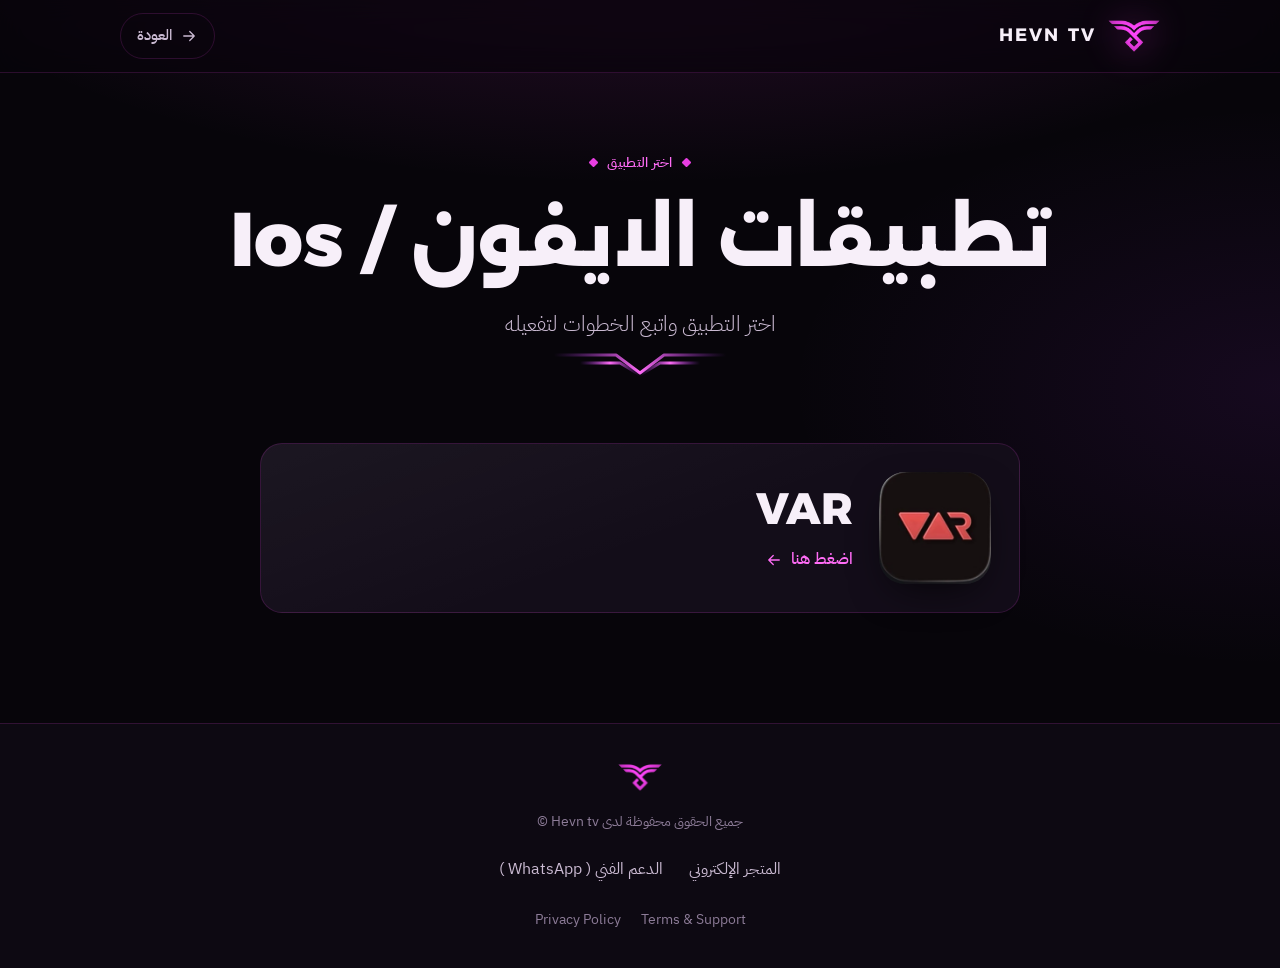
<file: iphone-ios.html>
<!doctype html>
<html lang="ar" dir="rtl">
<head>
<meta charset="utf-8">
<meta name="viewport" content="width=device-width, initial-scale=1">
<title>تطبيقات الآيفون | HEVN TV</title>
<meta name="description" content="تطبيقات hevn tv لأجهزة الآيفون ونظام iOS.">
<meta name="theme-color" content="#07050a">
<meta property="og:title" content="تطبيقات الآيفون | HEVN TV">
<meta property="og:type" content="website">
<link rel="icon" href="assets/img/favicon-32.png" sizes="32x32">
<link rel="apple-touch-icon" href="assets/img/apple-touch-icon.png">
<link rel="preconnect" href="https://fonts.googleapis.com">
<link rel="preconnect" href="https://fonts.gstatic.com" crossorigin>
<link href="https://fonts.googleapis.com/css2?family=Alexandria:wght@500;600;700;800&family=IBM+Plex+Sans+Arabic:wght@300;400;500;600;700&display=swap" rel="stylesheet">
<link rel="stylesheet" href="assets/css/style.css">
</head>
<body>

<header class="site-header">
  <div class="container">
    <a class="brand" href="index.html" aria-label="HEVN TV — الصفحة الرئيسية">
      <img src="assets/img/logo.png" alt="" width="52" height="31">
      <span>HEVN TV</span>
    </a>
    <a class="back-link" href="index.html"><svg viewBox="0 0 24 24" fill="none" stroke="currentColor" stroke-width="1.7" stroke-linecap="round" stroke-linejoin="round" aria-hidden="true"><path d="M5 12h14M13 6l6 6-6 6"/></svg><span>العودة</span></a>
  </div>
</header>

<main>

  <section class="hero">
    <div class="container">
      <span class="eyebrow">اختر التطبيق</span>
      <h1>تطبيقات الايفون / Ios</h1>
      <p class="lead">اختر التطبيق واتبع الخطوات لتفعيله</p>
      <div class="wing-divider" aria-hidden="true"><svg viewBox="0 0 180 28" fill="none" stroke="url(#wg)" stroke-width="3" stroke-linecap="round" stroke-linejoin="round"><defs><linearGradient id="wg" x1="0" x2="1"><stop offset="0" stop-color="#9a2fd6" stop-opacity="0"/><stop offset=".5" stop-color="#ff6cf6"/><stop offset="1" stop-color="#9a2fd6" stop-opacity="0"/></linearGradient></defs><path d="M4 4h62l24 18 24-18h62"/><path d="M30 12h40l20 12"/><path d="M150 12h-40l-20 12"/></svg></div>
    </div>
  </section>

  <div class="container">
    <div class="app-list">
      <a class="app-card" href="ios-var-setup.html">
        <img src="assets/img/apps/var.png" alt="" width="112" height="112">
        <div class="app-card__body">
          <span class="app-card__name">VAR</span>
          <span class="app-card__cta">اضغط هنا<svg viewBox="0 0 24 24" fill="none" stroke="currentColor" stroke-width="1.7" stroke-linecap="round" stroke-linejoin="round" aria-hidden="true"><path d="M19 12H5M11 18l-6-6 6-6"/></svg></span>
        </div>
      </a>
    </div>
  </div>
</main>

<footer class="site-footer">
  <div class="container">
    <a class="footer-brand" href="#">
      <img src="assets/img/logo.png" alt="HEVN TV" width="44" height="27">
    </a>
    <p class="copyright">جميع الحقوق محفوظة لدى Hevn tv ©</p>
    <ul class="footer-links">
      <li><a href="#">المتجر الإلكتروني</a></li>
      <li><a href="#">الدعم الفني ( WhatsApp )</a></li>
    </ul>
    <ul class="footer-legal">
      <li><a href="#">Terms &amp; Support</a></li>
      <li><a href="#">Privacy Policy</a></li>
    </ul>
  </div>
</footer>

</body>
</html>
</file>
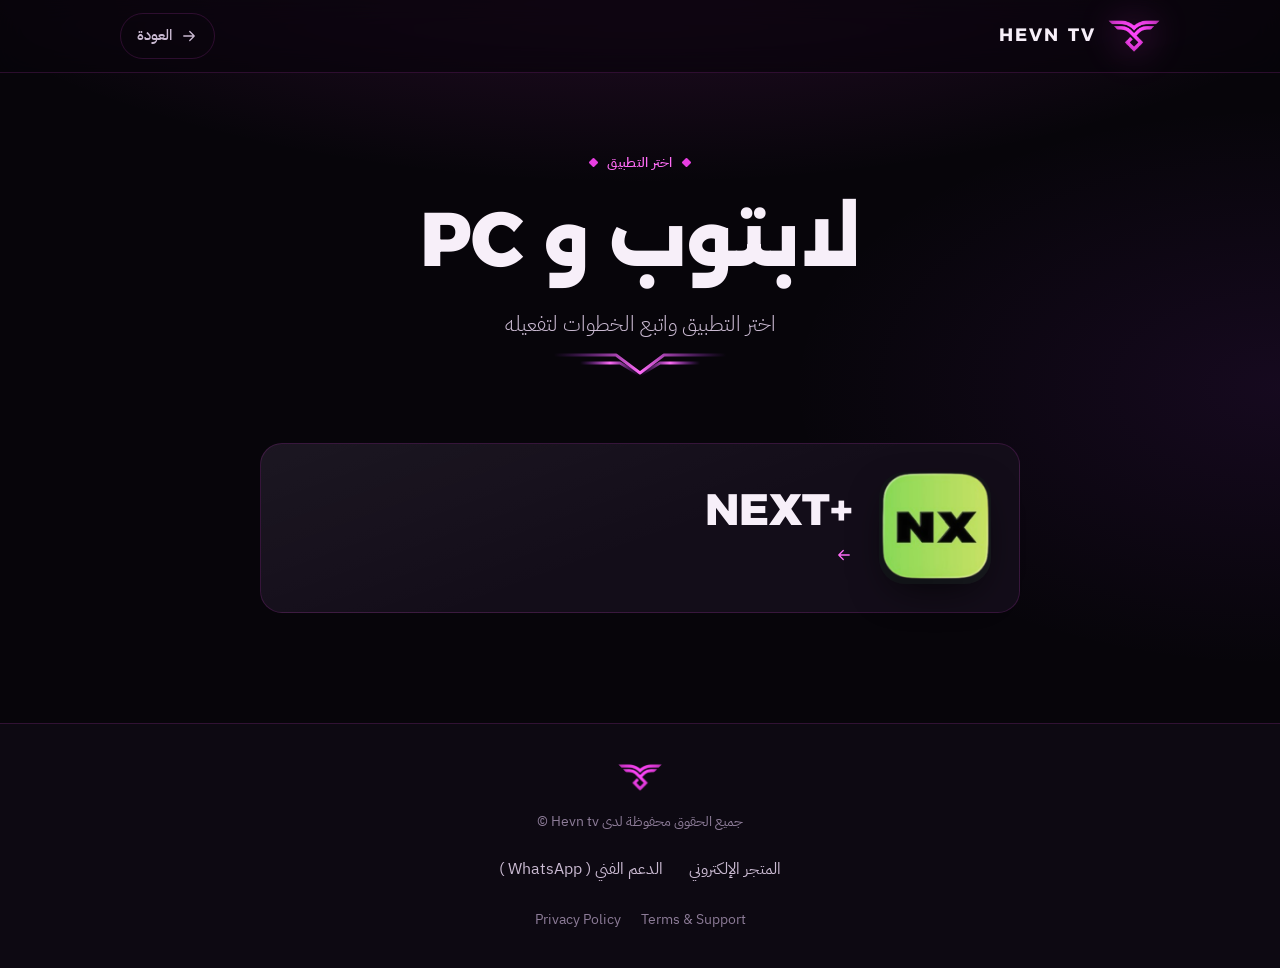
<file: laptop-pc.html>
<!doctype html>
<html lang="ar" dir="rtl">
<head>
<meta charset="utf-8">
<meta name="viewport" content="width=device-width, initial-scale=1">
<title>اللابتوب والكمبيوتر | HEVN TV</title>
<meta name="description" content="تطبيقات hevn tv للابتوب والكمبيوتر الشخصي.">
<meta name="theme-color" content="#07050a">
<meta property="og:title" content="اللابتوب والكمبيوتر | HEVN TV">
<meta property="og:type" content="website">
<link rel="icon" href="assets/img/favicon-32.png" sizes="32x32">
<link rel="apple-touch-icon" href="assets/img/apple-touch-icon.png">
<link rel="preconnect" href="https://fonts.googleapis.com">
<link rel="preconnect" href="https://fonts.gstatic.com" crossorigin>
<link href="https://fonts.googleapis.com/css2?family=Alexandria:wght@500;600;700;800&family=IBM+Plex+Sans+Arabic:wght@300;400;500;600;700&display=swap" rel="stylesheet">
<link rel="stylesheet" href="assets/css/style.css">
</head>
<body>

<header class="site-header">
  <div class="container">
    <a class="brand" href="index.html" aria-label="HEVN TV — الصفحة الرئيسية">
      <img src="assets/img/logo.png" alt="" width="52" height="31">
      <span>HEVN TV</span>
    </a>
    <a class="back-link" href="index.html"><svg viewBox="0 0 24 24" fill="none" stroke="currentColor" stroke-width="1.7" stroke-linecap="round" stroke-linejoin="round" aria-hidden="true"><path d="M5 12h14M13 6l6 6-6 6"/></svg><span>العودة</span></a>
  </div>
</header>

<main>

  <section class="hero">
    <div class="container">
      <span class="eyebrow">اختر التطبيق</span>
      <h1>لابتوب و PC</h1>
      <p class="lead">اختر التطبيق واتبع الخطوات لتفعيله</p>
      <div class="wing-divider" aria-hidden="true"><svg viewBox="0 0 180 28" fill="none" stroke="url(#wg)" stroke-width="3" stroke-linecap="round" stroke-linejoin="round"><defs><linearGradient id="wg" x1="0" x2="1"><stop offset="0" stop-color="#9a2fd6" stop-opacity="0"/><stop offset=".5" stop-color="#ff6cf6"/><stop offset="1" stop-color="#9a2fd6" stop-opacity="0"/></linearGradient></defs><path d="M4 4h62l24 18 24-18h62"/><path d="M30 12h40l20 12"/><path d="M150 12h-40l-20 12"/></svg></div>
    </div>
  </section>

  <div class="container">
    <div class="app-list">
      <a class="app-card" href="pc-next-plus-setup.html">
        <img src="assets/img/apps/nextplus.png" alt="" width="112" height="112">
        <div class="app-card__body">
          <span class="app-card__name">NEXT+</span>
          <span class="app-card__cta"><svg viewBox="0 0 24 24" fill="none" stroke="currentColor" stroke-width="1.7" stroke-linecap="round" stroke-linejoin="round" aria-hidden="true"><path d="M19 12H5M11 18l-6-6 6-6"/></svg></span>
        </div>
      </a>
    </div>
  </div>
</main>

<footer class="site-footer">
  <div class="container">
    <a class="footer-brand" href="#">
      <img src="assets/img/logo.png" alt="HEVN TV" width="44" height="27">
    </a>
    <p class="copyright">جميع الحقوق محفوظة لدى Hevn tv ©</p>
    <ul class="footer-links">
      <li><a href="#">المتجر الإلكتروني</a></li>
      <li><a href="#">الدعم الفني ( WhatsApp )</a></li>
    </ul>
    <ul class="footer-legal">
      <li><a href="#">Terms &amp; Support</a></li>
      <li><a href="#">Privacy Policy</a></li>
    </ul>
  </div>
</footer>

</body>
</html>
</file>
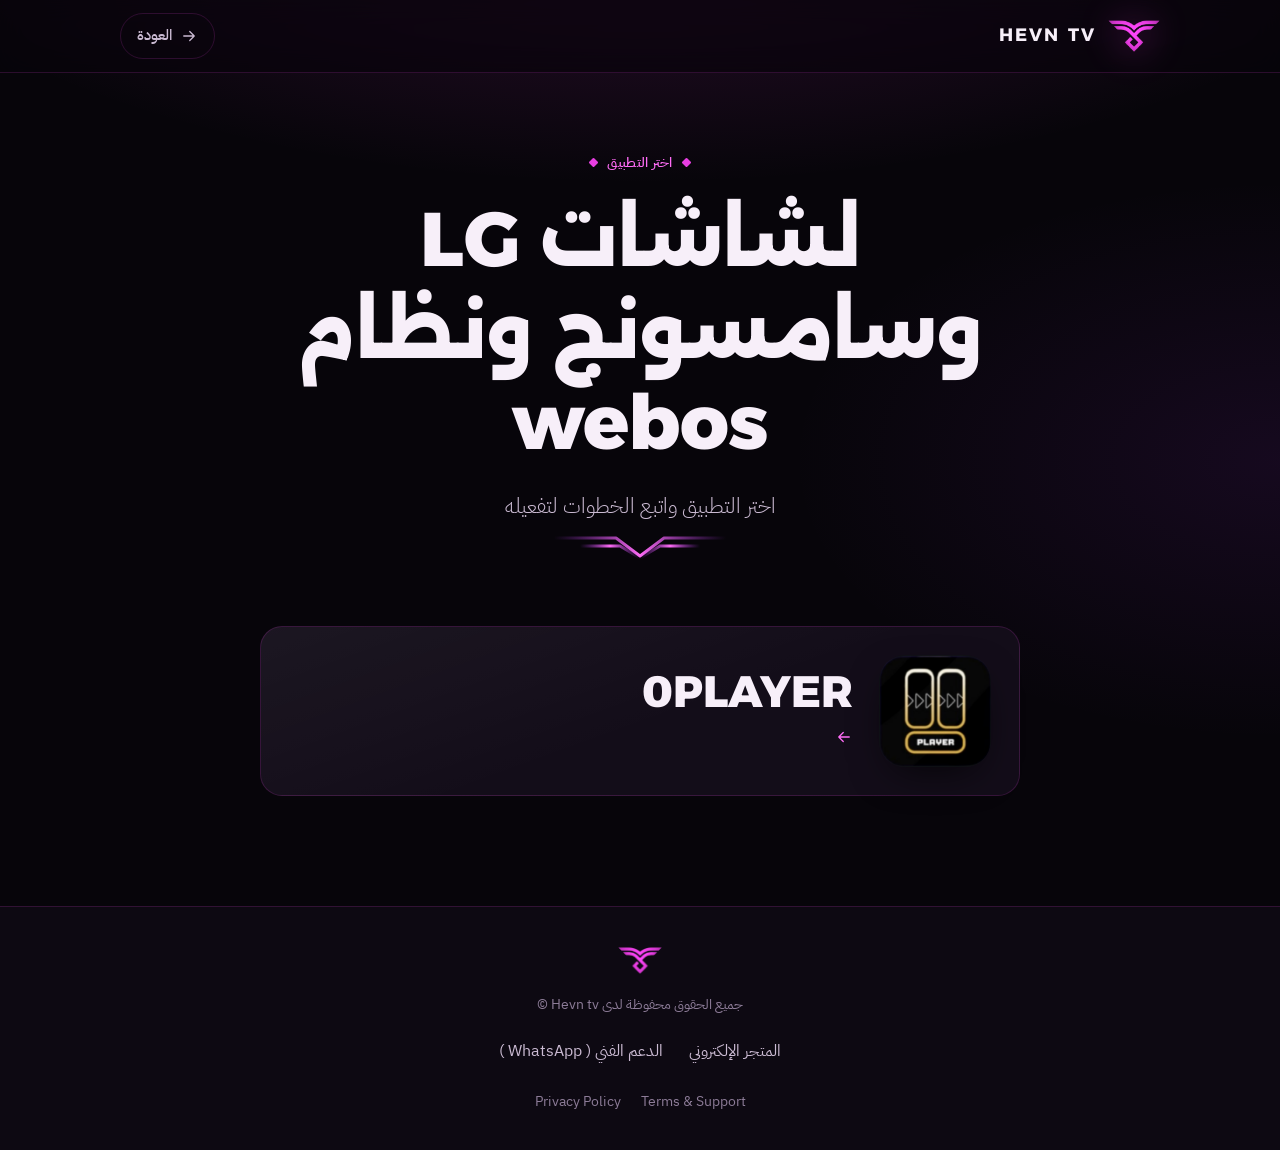
<file: lg-samsung-webos.html>
<!doctype html>
<html lang="ar" dir="rtl">
<head>
<meta charset="utf-8">
<meta name="viewport" content="width=device-width, initial-scale=1">
<title>شاشات LG وسامسونج | HEVN TV</title>
<meta name="description" content="تطبيقات hevn tv لشاشات LG وسامسونج ونظام webOS.">
<meta name="theme-color" content="#07050a">
<meta property="og:title" content="شاشات LG وسامسونج | HEVN TV">
<meta property="og:type" content="website">
<link rel="icon" href="assets/img/favicon-32.png" sizes="32x32">
<link rel="apple-touch-icon" href="assets/img/apple-touch-icon.png">
<link rel="preconnect" href="https://fonts.googleapis.com">
<link rel="preconnect" href="https://fonts.gstatic.com" crossorigin>
<link href="https://fonts.googleapis.com/css2?family=Alexandria:wght@500;600;700;800&family=IBM+Plex+Sans+Arabic:wght@300;400;500;600;700&display=swap" rel="stylesheet">
<link rel="stylesheet" href="assets/css/style.css">
</head>
<body>

<header class="site-header">
  <div class="container">
    <a class="brand" href="index.html" aria-label="HEVN TV — الصفحة الرئيسية">
      <img src="assets/img/logo.png" alt="" width="52" height="31">
      <span>HEVN TV</span>
    </a>
    <a class="back-link" href="index.html"><svg viewBox="0 0 24 24" fill="none" stroke="currentColor" stroke-width="1.7" stroke-linecap="round" stroke-linejoin="round" aria-hidden="true"><path d="M5 12h14M13 6l6 6-6 6"/></svg><span>العودة</span></a>
  </div>
</header>

<main>

  <section class="hero">
    <div class="container">
      <span class="eyebrow">اختر التطبيق</span>
      <h1>لشاشات LG وسامسونج ونظام webos</h1>
      <p class="lead">اختر التطبيق واتبع الخطوات لتفعيله</p>
      <div class="wing-divider" aria-hidden="true"><svg viewBox="0 0 180 28" fill="none" stroke="url(#wg)" stroke-width="3" stroke-linecap="round" stroke-linejoin="round"><defs><linearGradient id="wg" x1="0" x2="1"><stop offset="0" stop-color="#9a2fd6" stop-opacity="0"/><stop offset=".5" stop-color="#ff6cf6"/><stop offset="1" stop-color="#9a2fd6" stop-opacity="0"/></linearGradient></defs><path d="M4 4h62l24 18 24-18h62"/><path d="M30 12h40l20 12"/><path d="M150 12h-40l-20 12"/></svg></div>
    </div>
  </section>

  <div class="container">
    <div class="app-list">
      <a class="app-card" href="webos-0player-setup.html">
        <img src="assets/img/apps/oplayer.png" alt="" width="112" height="112">
        <div class="app-card__body">
          <span class="app-card__name">0PLAYER</span>
          <span class="app-card__cta"><svg viewBox="0 0 24 24" fill="none" stroke="currentColor" stroke-width="1.7" stroke-linecap="round" stroke-linejoin="round" aria-hidden="true"><path d="M19 12H5M11 18l-6-6 6-6"/></svg></span>
        </div>
      </a>
    </div>
  </div>
</main>

<footer class="site-footer">
  <div class="container">
    <a class="footer-brand" href="#">
      <img src="assets/img/logo.png" alt="HEVN TV" width="44" height="27">
    </a>
    <p class="copyright">جميع الحقوق محفوظة لدى Hevn tv ©</p>
    <ul class="footer-links">
      <li><a href="#">المتجر الإلكتروني</a></li>
      <li><a href="#">الدعم الفني ( WhatsApp )</a></li>
    </ul>
    <ul class="footer-legal">
      <li><a href="#">Terms &amp; Support</a></li>
      <li><a href="#">Privacy Policy</a></li>
    </ul>
  </div>
</footer>

</body>
</html>
</file>
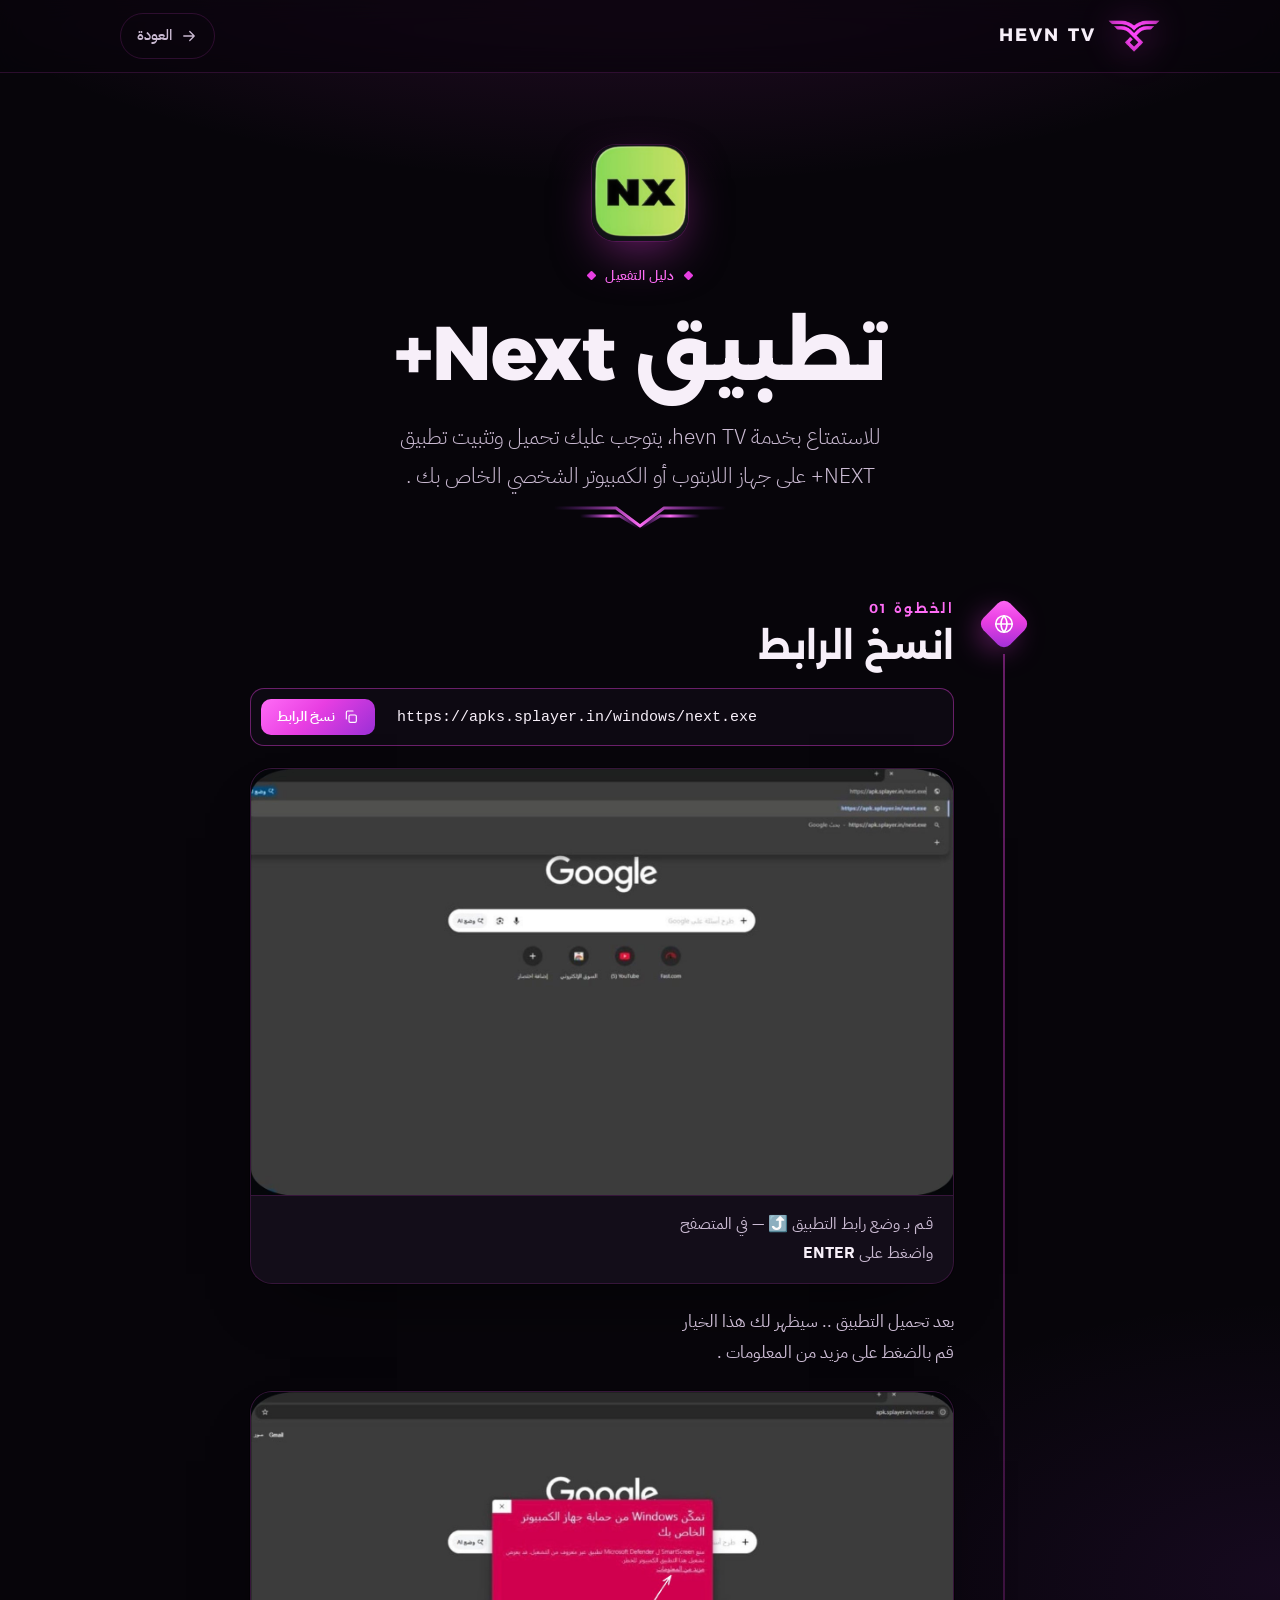
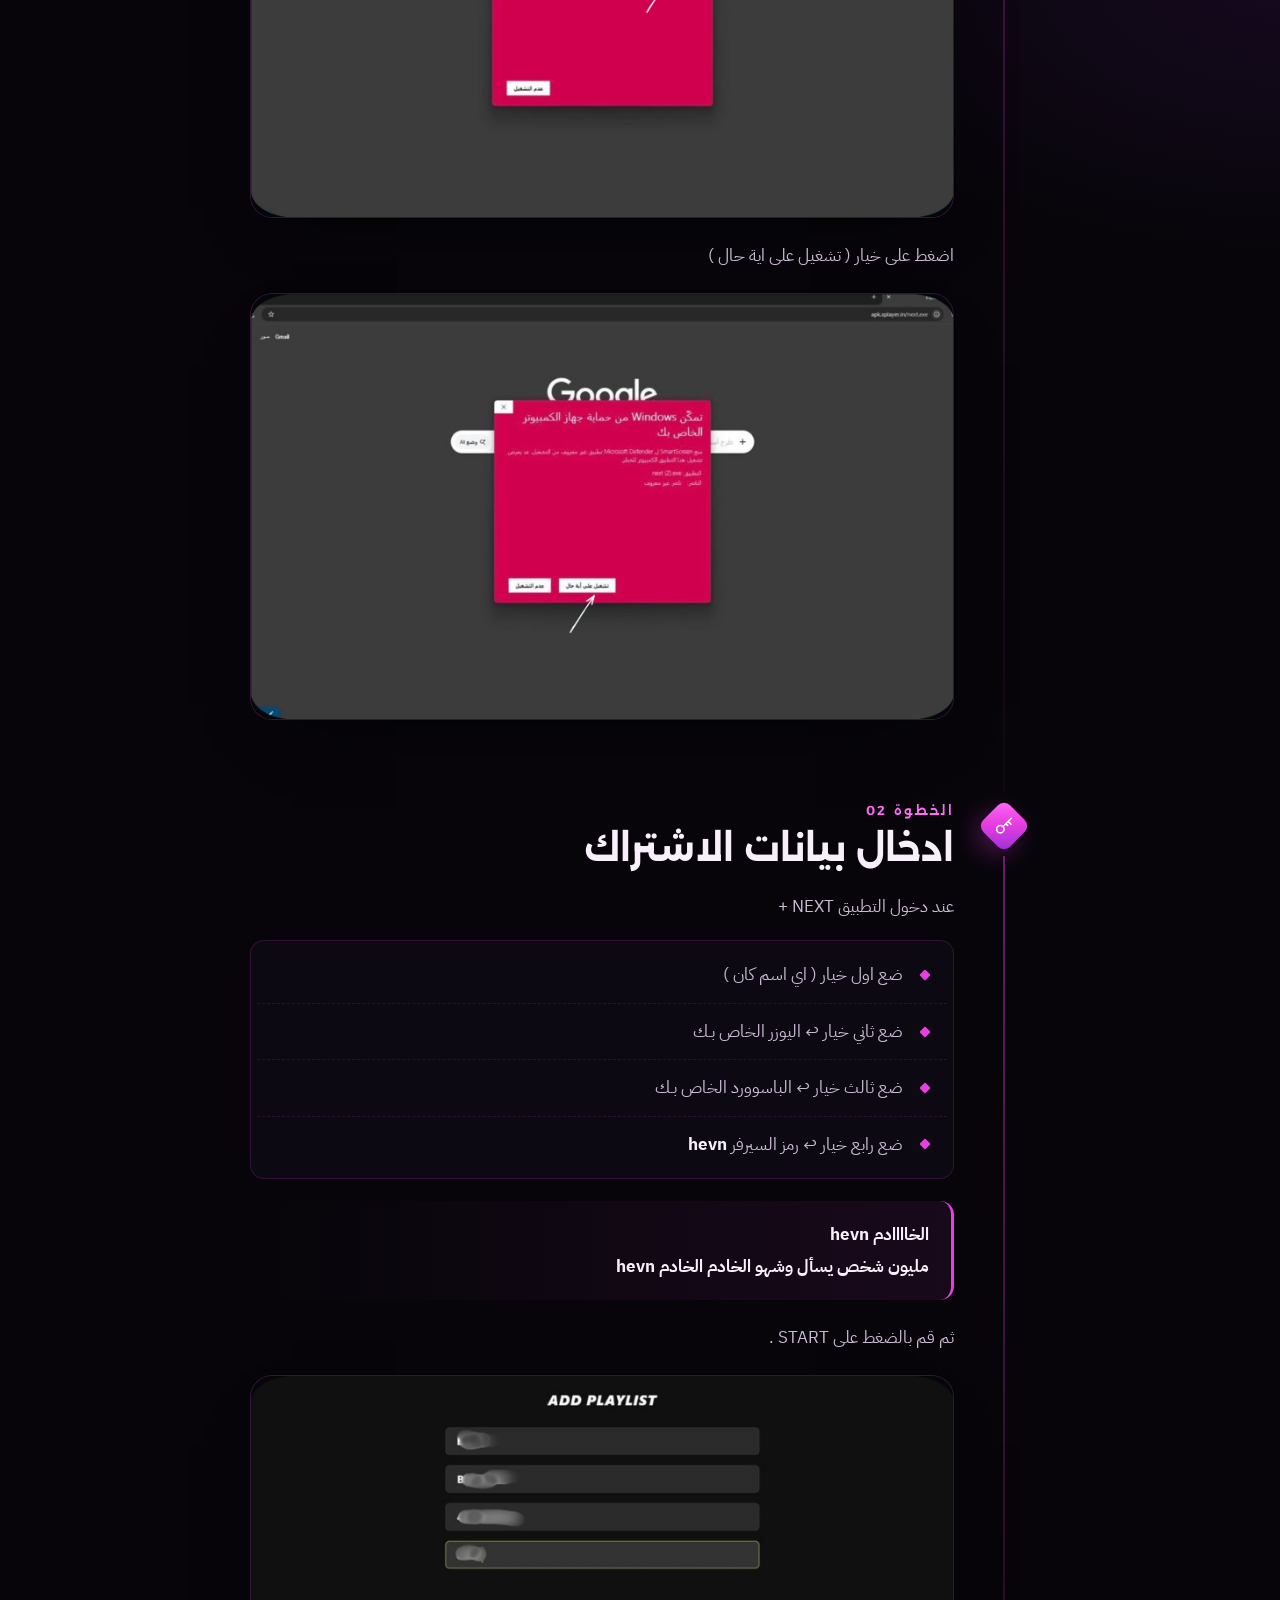
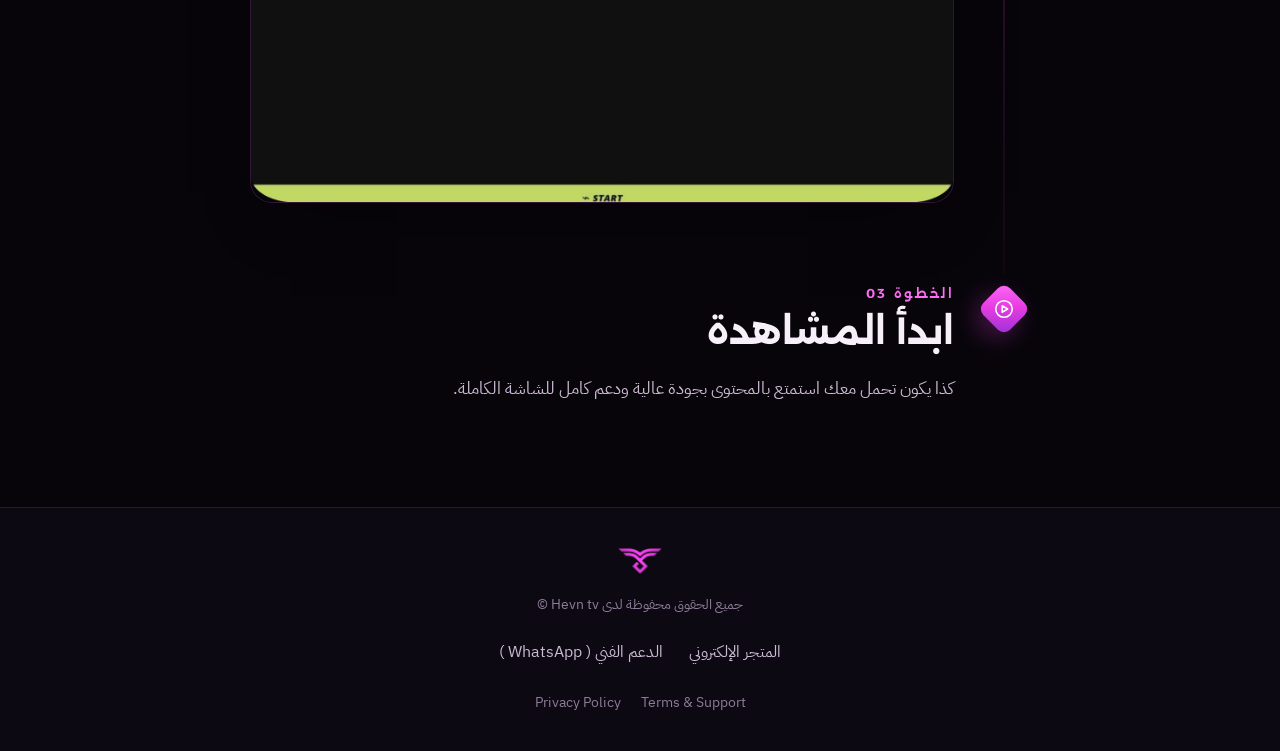
<file: pc-next-plus-setup.html>
<!doctype html>
<html lang="ar" dir="rtl">
<head>
<meta charset="utf-8">
<meta name="viewport" content="width=device-width, initial-scale=1">
<title>تفعيل NEXT+ للكمبيوتر | HEVN TV</title>
<meta name="description" content="خطوات تحميل وتفعيل تطبيق NEXT+ على اللابتوب والكمبيوتر مع hevn tv.">
<meta name="theme-color" content="#07050a">
<meta property="og:title" content="تفعيل NEXT+ للكمبيوتر | HEVN TV">
<meta property="og:type" content="website">
<link rel="icon" href="assets/img/favicon-32.png" sizes="32x32">
<link rel="apple-touch-icon" href="assets/img/apple-touch-icon.png">
<link rel="preconnect" href="https://fonts.googleapis.com">
<link rel="preconnect" href="https://fonts.gstatic.com" crossorigin>
<link href="https://fonts.googleapis.com/css2?family=Alexandria:wght@500;600;700;800&family=IBM+Plex+Sans+Arabic:wght@300;400;500;600;700&display=swap" rel="stylesheet">
<link rel="stylesheet" href="assets/css/style.css">
</head>
<body>

<header class="site-header">
  <div class="container">
    <a class="brand" href="index.html" aria-label="HEVN TV — الصفحة الرئيسية">
      <img src="assets/img/logo.png" alt="" width="52" height="31">
      <span>HEVN TV</span>
    </a>
    <a class="back-link" href="laptop-pc.html"><svg viewBox="0 0 24 24" fill="none" stroke="currentColor" stroke-width="1.7" stroke-linecap="round" stroke-linejoin="round" aria-hidden="true"><path d="M5 12h14M13 6l6 6-6 6"/></svg><span>العودة</span></a>
  </div>
</header>

<main>

  <section class="hero">
    <div class="container container--narrow app-hero">
      <img class="app-hero__icon" src="assets/img/apps/nextplus.png" alt="" width="96" height="96">
      <span class="eyebrow">دليل التفعيل</span>
      <h1>تطبيق Next+</h1>
      <p class="lead">للاستمتاع بخدمة hevn TV، يتوجب عليك تحميل وتثبيت تطبيق NEXT+ على جهاز اللابتوب أو الكمبيوتر الشخصي الخاص بك .</p>
      <div class="wing-divider" aria-hidden="true"><svg viewBox="0 0 180 28" fill="none" stroke="url(#wg)" stroke-width="3" stroke-linecap="round" stroke-linejoin="round"><defs><linearGradient id="wg" x1="0" x2="1"><stop offset="0" stop-color="#9a2fd6" stop-opacity="0"/><stop offset=".5" stop-color="#ff6cf6"/><stop offset="1" stop-color="#9a2fd6" stop-opacity="0"/></linearGradient></defs><path d="M4 4h62l24 18 24-18h62"/><path d="M30 12h40l20 12"/><path d="M150 12h-40l-20 12"/></svg></div>
    </div>
  </section>

  <div class="container container--narrow">
    <ol class="steps">
      <li class="step">
        <div class="step__badge"><svg viewBox="0 0 24 24" fill="none" stroke="currentColor" stroke-width="1.7" stroke-linecap="round" stroke-linejoin="round" aria-hidden="true"><circle cx="12" cy="12" r="9"/><path d="M3 12h18M12 3a14 14 0 0 1 0 18M12 3a14 14 0 0 0 0 18"/></svg></div>
        <div class="step__head">
          <span class="step__num">الخطوة 01</span>
          <h2>انسخ الرابط</h2>
        </div>
        <div class="url-box">
          <code>https://apks.splayer.in/windows/next.exe</code>
          <button class="copy-btn" type="button" data-copy="https://apks.splayer.in/windows/next.exe"><svg viewBox="0 0 24 24" fill="none" stroke="currentColor" stroke-width="1.7" stroke-linecap="round" stroke-linejoin="round" aria-hidden="true"><rect x="9" y="9" width="11" height="11" rx="2"/><path d="M5 15V5a2 2 0 0 1 2-2h8"/></svg><span>نسخ الرابط</span></button>
        </div>
        <figure class="shot">
          <img src="assets/img/steps/pc-01-browser.jpg" alt="لصق رابط التطبيق في شريط عنوان المتصفح" loading="lazy">
          <figcaption><p>قـم بـ وضع رابط التطبيق ⤴️ — في المتصفح</p><p>واضغط على <strong>ENTER</strong></p></figcaption>
        </figure>
        <div class="lines">
          <p>بعد تحميل التطبيق .. سيظهر لك هذا الخيار</p>
          <p>قم بالضغط على مزيد من المعلومات .</p>
        </div>
        <figure class="shot">
          <img src="assets/img/steps/pc-02-more-info.jpg" alt="نافذة حماية Windows مع الإشارة إلى مزيد من المعلومات" loading="lazy">
        </figure>
        <p>اضغط على خيار ( تشغيل على اية حال )</p>
        <figure class="shot">
          <img src="assets/img/steps/pc-03-run-anyway.jpg" alt="نافذة حماية Windows مع الإشارة إلى زر تشغيل على أية حال" loading="lazy">
        </figure>
      </li>
      <li class="step">
        <div class="step__badge"><svg viewBox="0 0 24 24" fill="none" stroke="currentColor" stroke-width="1.7" stroke-linecap="round" stroke-linejoin="round" aria-hidden="true"><circle cx="8" cy="15.5" r="4"/><path d="M10.9 12.6 20 3.5M16.5 7l3 3M14 9.5l2 2"/></svg></div>
        <div class="step__head">
          <span class="step__num">الخطوة 02</span>
          <h2>ادخال بيانات الاشتراك</h2>
        </div>
        <p>عند دخول التطبيق NEXT +</p>
        <ul class="list-steps">
          <li>ضع اول خيار ( اي اسم كان )</li>
          <li>ضع ثاني خيار ↩️ اليوزر الخاص بـك</li>
          <li>ضع ثالث خيار ↩️ الباسوورد الخاص بـك</li>
          <li>ضع رابع خيار ↩️ رمز السيرفر <strong>hevn</strong></li>
        </ul>
        <div class="server-note">
          <p>الخاااادم hevn</p>
          <p>مليون شخص يسأل وشهو الخادم الخادم hevn</p>
        </div>
        <p>ثم قم بالضغط على START .</p>
        <figure class="shot">
          <img src="assets/img/steps/pc-04-add-playlist.jpg" alt="شاشة ADD PLAYLIST في تطبيق NEXT+ على الكمبيوتر" loading="lazy">
        </figure>
      </li>
      <li class="step">
        <div class="step__badge"><svg viewBox="0 0 24 24" fill="none" stroke="currentColor" stroke-width="1.7" stroke-linecap="round" stroke-linejoin="round" aria-hidden="true"><circle cx="12" cy="12" r="9"/><path d="M10 8.5v7l6-3.5z"/></svg></div>
        <div class="step__head">
          <span class="step__num">الخطوة 03</span>
          <h2>ابدأ المشاهدة</h2>
        </div>
        <p>كذا يكون تحمل معك استمتع بالمحتوى بجودة عالية ودعم كامل للشاشة الكاملة.</p>
      </li>
    </ol>
    
  </div>
</main>

<footer class="site-footer">
  <div class="container">
    <a class="footer-brand" href="#">
      <img src="assets/img/logo.png" alt="HEVN TV" width="44" height="27">
    </a>
    <p class="copyright">جميع الحقوق محفوظة لدى Hevn tv ©</p>
    <ul class="footer-links">
      <li><a href="#">المتجر الإلكتروني</a></li>
      <li><a href="#">الدعم الفني ( WhatsApp )</a></li>
    </ul>
    <ul class="footer-legal">
      <li><a href="#">Terms &amp; Support</a></li>
      <li><a href="#">Privacy Policy</a></li>
    </ul>
  </div>
</footer>
<script>
document.querySelectorAll('[data-copy]').forEach(function (btn) {
  btn.addEventListener('click', function () {
    var label = btn.querySelector('span');
    var text = btn.getAttribute('data-copy');
    var done = function () { var old = label.textContent; label.textContent = 'تم النسخ'; setTimeout(function () { label.textContent = old; }, 1600); };
    if (navigator.clipboard) { navigator.clipboard.writeText(text).then(done, function () {}); }
  });
});
</script>
</body>
</html>
</file>
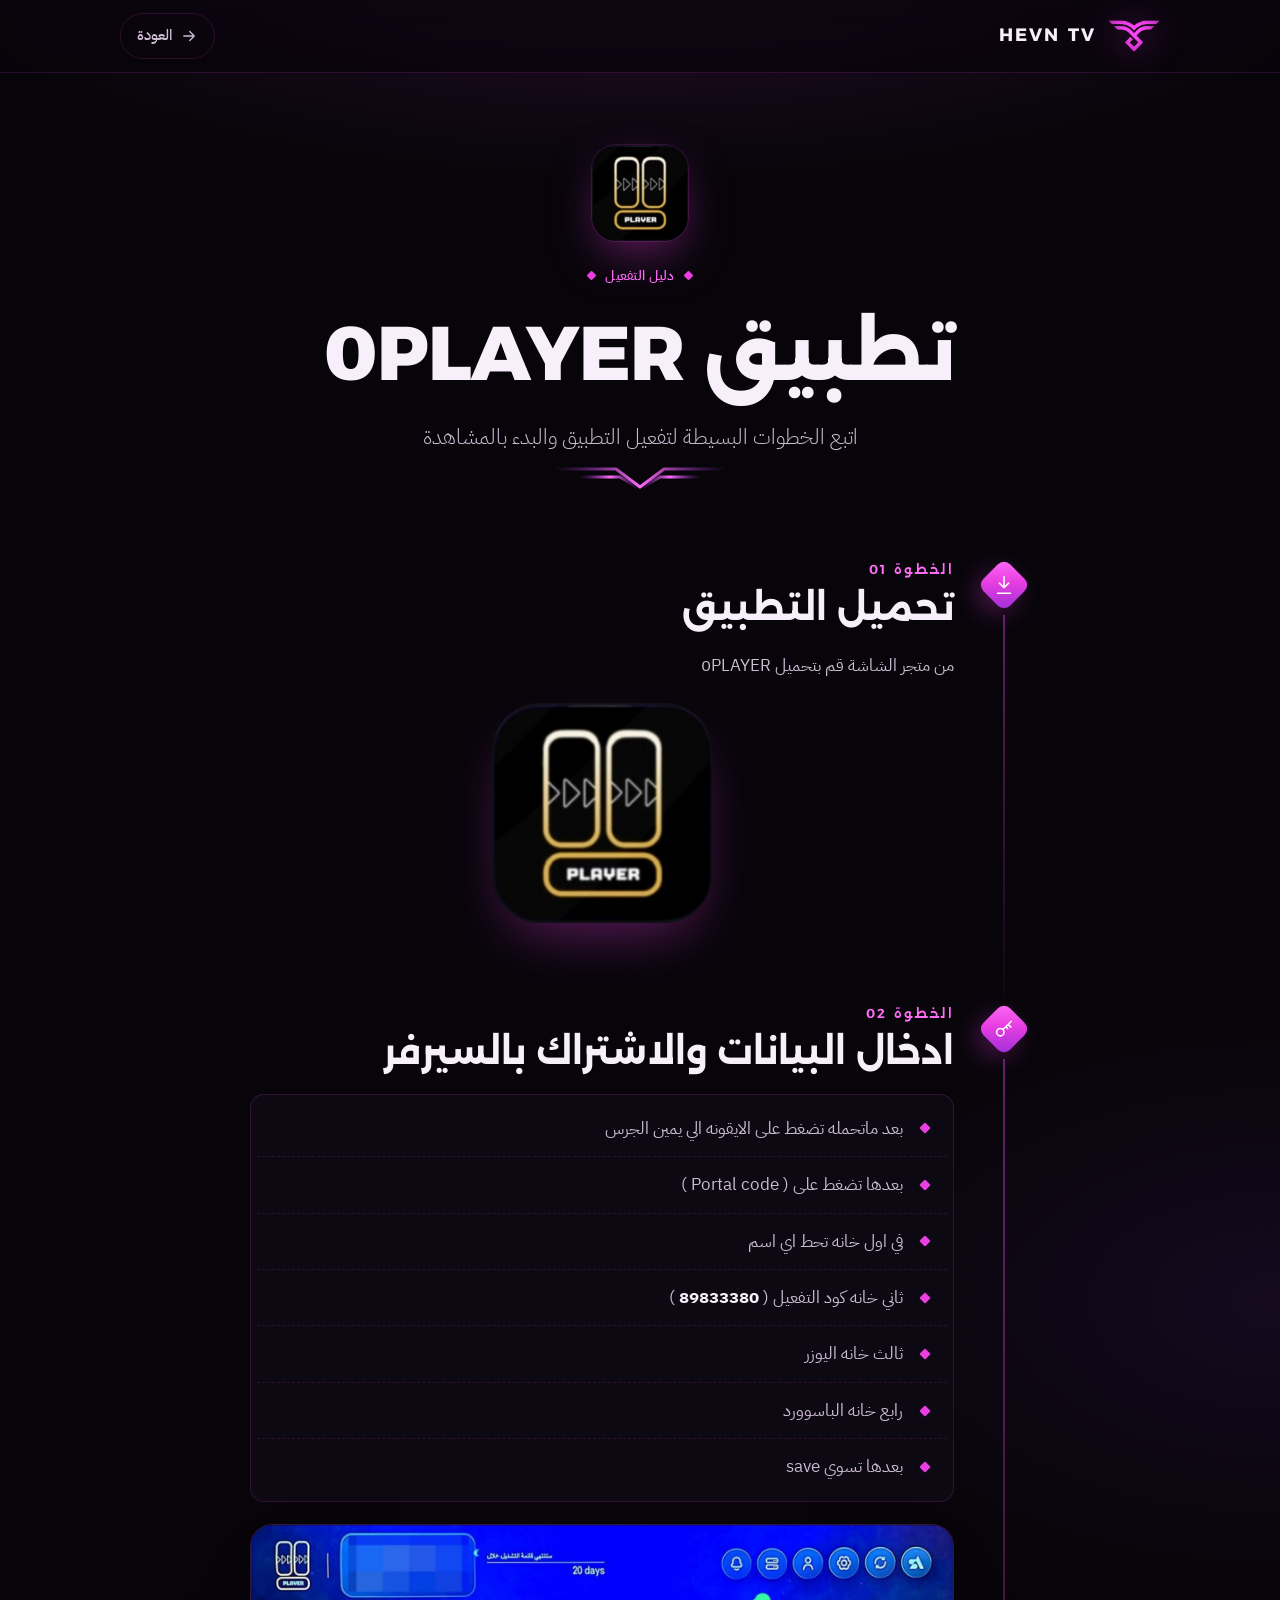
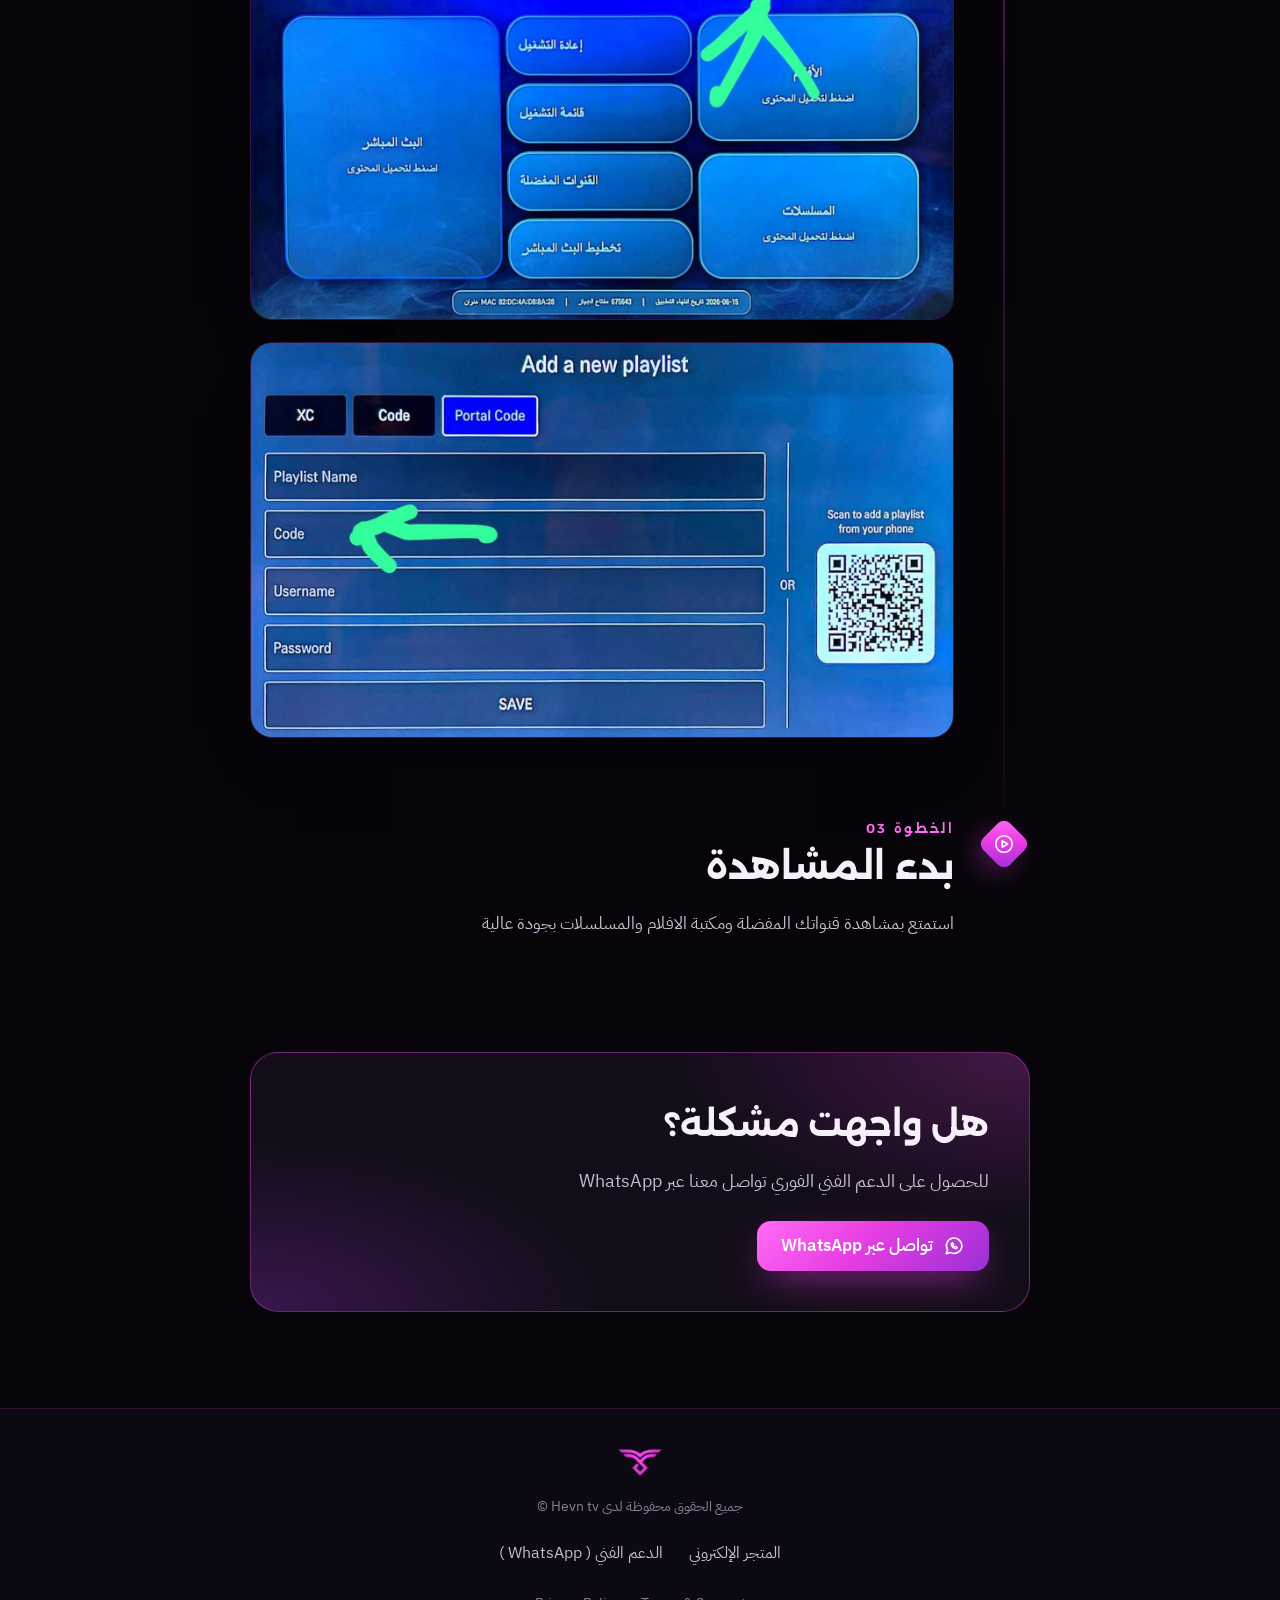
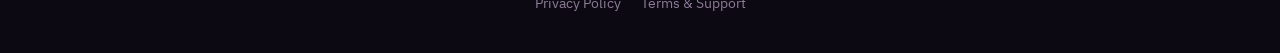
<file: webos-0player-setup.html>
<!doctype html>
<html lang="ar" dir="rtl">
<head>
<meta charset="utf-8">
<meta name="viewport" content="width=device-width, initial-scale=1">
<title>تفعيل 0PLAYER | HEVN TV</title>
<meta name="description" content="خطوات تحميل وتفعيل تطبيق 0PLAYER على شاشات LG وسامسونج مع hevn tv.">
<meta name="theme-color" content="#07050a">
<meta property="og:title" content="تفعيل 0PLAYER | HEVN TV">
<meta property="og:type" content="website">
<link rel="icon" href="assets/img/favicon-32.png" sizes="32x32">
<link rel="apple-touch-icon" href="assets/img/apple-touch-icon.png">
<link rel="preconnect" href="https://fonts.googleapis.com">
<link rel="preconnect" href="https://fonts.gstatic.com" crossorigin>
<link href="https://fonts.googleapis.com/css2?family=Alexandria:wght@500;600;700;800&family=IBM+Plex+Sans+Arabic:wght@300;400;500;600;700&display=swap" rel="stylesheet">
<link rel="stylesheet" href="assets/css/style.css">
</head>
<body>

<header class="site-header">
  <div class="container">
    <a class="brand" href="index.html" aria-label="HEVN TV — الصفحة الرئيسية">
      <img src="assets/img/logo.png" alt="" width="52" height="31">
      <span>HEVN TV</span>
    </a>
    <a class="back-link" href="lg-samsung-webos.html"><svg viewBox="0 0 24 24" fill="none" stroke="currentColor" stroke-width="1.7" stroke-linecap="round" stroke-linejoin="round" aria-hidden="true"><path d="M5 12h14M13 6l6 6-6 6"/></svg><span>العودة</span></a>
  </div>
</header>

<main>

  <section class="hero">
    <div class="container container--narrow app-hero">
      <img class="app-hero__icon" src="assets/img/apps/oplayer.png" alt="" width="96" height="96">
      <span class="eyebrow">دليل التفعيل</span>
      <h1>تطبيق 0PLAYER</h1>
      <p class="lead">اتبع الخطوات البسيطة لتفعيل التطبيق والبدء بالمشاهدة</p>
      <div class="wing-divider" aria-hidden="true"><svg viewBox="0 0 180 28" fill="none" stroke="url(#wg)" stroke-width="3" stroke-linecap="round" stroke-linejoin="round"><defs><linearGradient id="wg" x1="0" x2="1"><stop offset="0" stop-color="#9a2fd6" stop-opacity="0"/><stop offset=".5" stop-color="#ff6cf6"/><stop offset="1" stop-color="#9a2fd6" stop-opacity="0"/></linearGradient></defs><path d="M4 4h62l24 18 24-18h62"/><path d="M30 12h40l20 12"/><path d="M150 12h-40l-20 12"/></svg></div>
    </div>
  </section>

  <div class="container container--narrow">
    <ol class="steps">
      <li class="step">
        <div class="step__badge"><svg viewBox="0 0 24 24" fill="none" stroke="currentColor" stroke-width="1.7" stroke-linecap="round" stroke-linejoin="round" aria-hidden="true"><path d="M12 3v12M7 10l5 5 5-5M5 21h14"/></svg></div>
        <div class="step__head">
          <span class="step__num">الخطوة 01</span>
          <h2>تحميل التطبيق</h2>
        </div>
        <p>من متجر الشاشة قم بتحميل 0PLAYER</p>
        <figure class="shot shot--icon"><img src="assets/img/apps/oplayer.png" alt="أيقونة تطبيق 0PLAYER" loading="lazy"></figure>
      </li>
      <li class="step">
        <div class="step__badge"><svg viewBox="0 0 24 24" fill="none" stroke="currentColor" stroke-width="1.7" stroke-linecap="round" stroke-linejoin="round" aria-hidden="true"><circle cx="8" cy="15.5" r="4"/><path d="M10.9 12.6 20 3.5M16.5 7l3 3M14 9.5l2 2"/></svg></div>
        <div class="step__head">
          <span class="step__num">الخطوة 02</span>
          <h2>ادخال البيانات والاشتراك بالسيرفر</h2>
        </div>
        <ul class="list-steps">
          <li>بعد ماتحمله تضغط على الايقونه الي يمين الجرس</li>
          <li>بعدها تضغط على ( Portal code )</li>
          <li>في اول خانه تحط اي اسم</li>
          <li>ثاني خانه كود التفعيل ( <strong>89833380</strong> )</li>
          <li>ثالث خانه اليوزر</li>
          <li>رابع خانه الباسوورد</li>
          <li>بعدها تسوي save</li>
        </ul>
        <figure class="shot">
          <img src="assets/img/steps/oplayer-02-home.jpg" alt="الواجهة الرئيسية لتطبيق 0PLAYER مع الإشارة إلى الأيقونة يمين الجرس" loading="lazy">
        </figure>
        <figure class="shot">
          <img src="assets/img/steps/oplayer-03-portal-code.jpg" alt="شاشة Add a new playlist وخيار Portal Code في تطبيق 0PLAYER" loading="lazy">
        </figure>
      </li>
      <li class="step">
        <div class="step__badge"><svg viewBox="0 0 24 24" fill="none" stroke="currentColor" stroke-width="1.7" stroke-linecap="round" stroke-linejoin="round" aria-hidden="true"><circle cx="12" cy="12" r="9"/><path d="M10 8.5v7l6-3.5z"/></svg></div>
        <div class="step__head">
          <span class="step__num">الخطوة 03</span>
          <h2>بدء المشاهدة</h2>
        </div>
        <p>استمتع بمشاهدة قنواتك المفضلة ومكتبة الافلام والمسلسلات بجودة عالية</p>
      </li>
    </ol>
    
    <section class="support" aria-labelledby="support-title">
      <h2 id="support-title">هل واجهت مشكلة؟</h2>
      <p>للحصول على الدعم الفني الفوري تواصل معنا عبر WhatsApp</p>
      <a class="btn btn--primary" href="https://wa.me/+966535847228?text=%D9%85%D8%B1%D8%AD%D8%A8%D8%A7%D8%8C%0A%D8%A3%D8%B1%D8%BA%D8%A8%20%D8%A8%D8%A7%D9%84%D8%A7%D8%B3%D8%AA%D9%81%D8%B3%D8%A7%D8%B1%20%D8%B9%D9%86%20" target="_blank" rel="noopener"><svg viewBox="0 0 24 24" fill="none" stroke="currentColor" stroke-width="1.7" stroke-linecap="round" stroke-linejoin="round" aria-hidden="true"><path d="M20.5 11.6a8.4 8.4 0 0 1-12.4 7.4L3.5 20.5 5 16.2A8.4 8.4 0 1 1 20.5 11.6z"/><path d="M9 9.5c0 3 2.5 5.5 5.5 5.5l1-1.5-2-1-1 .8a3.6 3.6 0 0 1-1.8-1.8l.8-1-1-2z"/></svg><span>تواصل عبر WhatsApp</span></a>
    </section>
  </div>
</main>

<footer class="site-footer">
  <div class="container">
    <a class="footer-brand" href="#">
      <img src="assets/img/logo.png" alt="HEVN TV" width="44" height="27">
    </a>
    <p class="copyright">جميع الحقوق محفوظة لدى Hevn tv ©</p>
    <ul class="footer-links">
      <li><a href="#">المتجر الإلكتروني</a></li>
      <li><a href="#">الدعم الفني ( WhatsApp )</a></li>
    </ul>
    <ul class="footer-legal">
      <li><a href="#">Terms &amp; Support</a></li>
      <li><a href="#">Privacy Policy</a></li>
    </ul>
  </div>
</footer>

</body>
</html>
</file>
<file: assets/css/style.css>
/* HEVN TV — shared styles
   Palette and shapes are taken from the logo: magenta wing strokes on black,
   with the diamond loop used as the motif for step badges and accents. */

:root {
  --bg: #07050a;
  --bg-2: #0d0912;
  --surface: #130d19;
  --surface-2: #1b1323;
  --line: rgba(232, 62, 226, 0.16);
  --line-strong: rgba(232, 62, 226, 0.42);

  --accent: #e83ee2;
  --accent-hi: #ff6cf6;
  --accent-deep: #9a2fd6;
  --accent-soft: rgba(232, 62, 226, 0.12);
  --grad: linear-gradient(135deg, #ff6cf6 0%, #e83ee2 45%, #9a2fd6 100%);

  --text: #f7eff9;
  --text-2: #cbbbd3;
  --muted: #8d7c98;

  --radius: 22px;
  --radius-sm: 14px;
  --shadow: 0 30px 80px -30px rgba(232, 62, 226, 0.35);

  --font-display: "Alexandria", "IBM Plex Sans Arabic", system-ui, sans-serif;
  --font-body: "IBM Plex Sans Arabic", "Alexandria", system-ui, sans-serif;

  color-scheme: dark;
}

*,
*::before,
*::after { box-sizing: border-box; }

html { -webkit-text-size-adjust: 100%; scroll-behavior: smooth; }

body {
  margin: 0;
  min-height: 100vh;
  display: flex;
  flex-direction: column;
  background-color: var(--bg);
  background-image:
    radial-gradient(1200px 520px at 50% -180px, rgba(232, 62, 226, 0.22), transparent 70%),
    radial-gradient(700px 400px at 100% 40%, rgba(154, 47, 214, 0.10), transparent 70%);
  background-repeat: no-repeat;
  color: var(--text);
  font-family: var(--font-body);
  font-size: 17px;
  line-height: 1.85;
  text-rendering: optimizeLegibility;
  -webkit-font-smoothing: antialiased;
}

img { max-width: 100%; display: block; }
a { color: inherit; }
main { flex: 1; }

.container { width: 100%; max-width: 1080px; margin-inline: auto; padding-inline: 20px; }
.container--narrow { max-width: 820px; }

/* ---------- Header ---------- */

.site-header {
  position: sticky;
  top: 0;
  z-index: 20;
  background: rgba(7, 5, 10, 0.72);
  backdrop-filter: saturate(140%) blur(14px);
  -webkit-backdrop-filter: saturate(140%) blur(14px);
  border-bottom: 1px solid var(--line);
}
.site-header .container {
  display: flex;
  align-items: center;
  justify-content: space-between;
  gap: 16px;
  height: 72px;
}
.brand { display: inline-flex; align-items: center; gap: 12px; text-decoration: none; }
.brand img { width: 52px; height: auto; filter: drop-shadow(0 4px 18px rgba(232, 62, 226, 0.45)); }
.brand span {
  font-family: var(--font-display);
  font-weight: 700;
  font-size: 18px;
  letter-spacing: 0.12em;
  direction: ltr;
}

.back-link {
  display: inline-flex;
  align-items: center;
  gap: 8px;
  padding: 8px 16px;
  border: 1px solid var(--line);
  border-radius: 999px;
  font-size: 15px;
  font-weight: 500;
  color: var(--text-2);
  text-decoration: none;
  transition: border-color .2s, color .2s, background .2s;
}
.back-link svg { width: 18px; height: 18px; }
.back-link:hover { color: var(--text); border-color: var(--line-strong); background: var(--accent-soft); }

/* ---------- Hero ---------- */

.hero { padding: 72px 0 40px; text-align: center; position: relative; }
.hero__wings {
  width: 120px;
  margin: 0 auto 28px;
  filter: drop-shadow(0 10px 40px rgba(232, 62, 226, 0.55));
}
.eyebrow {
  display: inline-flex;
  align-items: center;
  gap: 10px;
  margin-bottom: 18px;
  font-size: 14px;
  font-weight: 500;
  color: var(--accent-hi);
  letter-spacing: 0.02em;
}
.eyebrow::before,
.eyebrow::after {
  content: "";
  width: 7px;
  height: 7px;
  background: var(--accent);
  transform: rotate(45deg);
  border-radius: 1px;
}
.hero h1 {
  margin: 0 auto;
  max-width: 16ch;
  font-family: var(--font-display);
  font-weight: 800;
  font-size: clamp(38px, 7vw, 76px);
  line-height: 1.2;
  letter-spacing: -0.01em;
}
.hero h1 .grad,
.grad {
  background: var(--grad);
  -webkit-background-clip: text;
  background-clip: text;
  color: transparent;
}
.hero p.lead {
  margin: 20px auto 0;
  max-width: 40ch;
  color: var(--text-2);
  font-size: clamp(17px, 2.2vw, 21px);
  font-weight: 300;
}

.app-hero { display: flex; flex-direction: column; align-items: center; }
.app-hero__icon {
  width: 96px;
  height: 96px;
  border-radius: 24px;
  margin-bottom: 22px;
  box-shadow: 0 0 0 1px var(--line), 0 18px 50px -12px rgba(232, 62, 226, 0.5);
}

/* Wing divider: two angled strokes echoing the logo */
.wing-divider {
  display: flex;
  justify-content: center;
  margin: 8px 0 0;
}
.wing-divider svg { width: 180px; height: 28px; }

/* ---------- Device grid (home) ---------- */

.device-grid {
  display: grid;
  grid-template-columns: repeat(2, minmax(0, 1fr));
  gap: 20px;
  padding: 24px 0 96px;
}
.device-card {
  position: relative;
  display: flex;
  align-items: center;
  gap: 22px;
  min-height: 170px;
  padding: 28px;
  border-radius: var(--radius);
  background:
    linear-gradient(160deg, rgba(255, 255, 255, 0.04), transparent 50%),
    var(--surface);
  border: 1px solid var(--line);
  text-decoration: none;
  overflow: hidden;
  transition: transform .25s ease, border-color .25s ease, box-shadow .25s ease;
}
.device-card::after {
  content: "";
  position: absolute;
  inset-inline-start: -40px;
  top: -40px;
  width: 140px;
  height: 140px;
  background: radial-gradient(circle, rgba(232, 62, 226, 0.25), transparent 70%);
  opacity: 0;
  transition: opacity .3s;
}
.device-card:hover,
.device-card:focus-visible {
  transform: translateY(-4px);
  border-color: var(--line-strong);
  box-shadow: var(--shadow);
  outline: none;
}
.device-card:hover::after,
.device-card:focus-visible::after { opacity: 1; }

.device-card__icon {
  flex: none;
  display: grid;
  place-items: center;
  width: 84px;
  height: 84px;
  border-radius: 20px;
  background: var(--accent-soft);
  border: 1px solid var(--line);
  color: var(--accent-hi);
}
.device-card__icon svg { width: 46px; height: 46px; }
.device-card__label {
  flex: 1;
  font-family: var(--font-display);
  font-size: clamp(20px, 2.4vw, 25px);
  font-weight: 600;
  line-height: 1.5;
}
.device-card__go {
  flex: none;
  display: grid;
  place-items: center;
  width: 44px;
  height: 44px;
  border-radius: 50%;
  border: 1px solid var(--line);
  color: var(--accent-hi);
  transition: background .25s, color .25s, transform .25s;
}
.device-card__go svg { width: 20px; height: 20px; }
.device-card:hover .device-card__go { background: var(--grad); color: #fff; border-color: transparent; transform: translateX(-4px); }

/* ---------- App picker (device pages) ---------- */

.app-list { display: grid; gap: 20px; padding: 24px 0 110px; max-width: 760px; margin-inline: auto; }
.app-card {
  display: flex;
  align-items: center;
  gap: 26px;
  padding: 28px;
  border-radius: var(--radius);
  background:
    linear-gradient(160deg, rgba(255, 255, 255, 0.04), transparent 55%),
    var(--surface);
  border: 1px solid var(--line);
  text-decoration: none;
  transition: transform .25s, border-color .25s, box-shadow .25s;
}
.app-card:hover,
.app-card:focus-visible { transform: translateY(-4px); border-color: var(--line-strong); box-shadow: var(--shadow); outline: none; }
.app-card img { width: 112px; height: 112px; border-radius: 26px; flex: none; box-shadow: 0 14px 40px -14px rgba(0, 0, 0, 0.8); }
.app-card__body { flex: 1; }
.app-card__name {
  display: block;
  font-family: var(--font-display);
  font-size: clamp(30px, 5vw, 44px);
  font-weight: 800;
  direction: ltr;
  text-align: right;
  line-height: 1.2;
}
.app-card__cta {
  display: inline-flex;
  align-items: center;
  gap: 8px;
  margin-top: 10px;
  font-size: 16px;
  font-weight: 500;
  color: var(--accent-hi);
}
.app-card__cta svg { width: 18px; height: 18px; transition: transform .25s; }
.app-card:hover .app-card__cta svg { transform: translateX(-4px); }

/* ---------- Tutorial steps ---------- */

.steps { list-style: none; margin: 0; padding: 24px 0 40px; counter-reset: step; }
.step {
  position: relative;
  padding-inline-start: 76px;
  padding-bottom: 56px;
}
.step::before {
  /* the rail connecting the step badges */
  content: "";
  position: absolute;
  inset-inline-start: 25px;
  top: 58px;
  bottom: 6px;
  width: 2px;
  background: linear-gradient(to bottom, var(--line-strong), rgba(232, 62, 226, 0.04));
}
.step:last-child::before { display: none; }

.step__badge {
  position: absolute;
  inset-inline-start: 0;
  top: 2px;
  width: 52px;
  height: 52px;
  display: grid;
  place-items: center;
}
.step__badge::before {
  /* diamond from the logo's loop */
  content: "";
  position: absolute;
  inset: 7px;
  border-radius: 9px;
  background: var(--grad);
  transform: rotate(45deg);
  box-shadow: 0 10px 30px -6px rgba(232, 62, 226, 0.6);
}
.step__badge svg { position: relative; width: 22px; height: 22px; color: #fff; }

.step__head { margin-bottom: 18px; }
.step__num {
  display: block;
  font-family: var(--font-display);
  font-size: 13px;
  font-weight: 600;
  letter-spacing: 0.18em;
  color: var(--accent-hi);
  text-transform: uppercase;
}
.step h2 {
  margin: 2px 0 0;
  font-family: var(--font-display);
  font-weight: 700;
  font-size: clamp(26px, 4vw, 36px);
  line-height: 1.35;
}

.step p { margin: 0 0 6px; color: var(--text-2); }
.step .lines { margin: 18px 0; }
.step .lines p { margin: 0; }
.step strong { color: var(--text); font-weight: 700; }
.hl { color: var(--accent-hi); font-weight: 700; }

.list-steps {
  list-style: none;
  margin: 18px 0;
  padding: 6px;
  border-radius: var(--radius-sm);
  background: var(--bg-2);
  border: 1px solid var(--line);
}
.list-steps li {
  position: relative;
  padding: 12px 44px 12px 16px;
  color: var(--text-2);
  border-bottom: 1px dashed rgba(232, 62, 226, 0.14);
}
.list-steps li:last-child { border-bottom: 0; }
.list-steps li::before {
  content: "";
  position: absolute;
  right: 18px;
  top: 50%;
  width: 8px;
  height: 8px;
  margin-top: -4px;
  background: var(--accent);
  transform: rotate(45deg);
  border-radius: 1px;
}

.callout {
  display: flex;
  align-items: center;
  gap: 14px;
  margin: 22px 0;
  padding: 16px 20px;
  border-radius: var(--radius-sm);
  background: var(--accent-soft);
  border: 1px solid var(--line-strong);
}
.callout svg { flex: none; width: 24px; height: 24px; color: var(--accent-hi); }
.callout p { margin: 0; color: var(--text); }

.server-note {
  margin: 22px 0;
  padding: 18px 22px;
  border-inline-start: 3px solid var(--accent);
  border-radius: 0 var(--radius-sm) var(--radius-sm) 0;
  background: linear-gradient(90deg, transparent, rgba(232, 62, 226, 0.08));
}
.server-note p { margin: 0; color: var(--text); font-weight: 700; }

.code-box {
  display: flex;
  align-items: center;
  justify-content: space-between;
  gap: 16px;
  margin: 22px 0;
  padding: 26px 28px;
  border-radius: var(--radius);
  background:
    radial-gradient(400px 160px at 50% 0%, rgba(232, 62, 226, 0.16), transparent 70%),
    var(--surface);
  border: 1px solid var(--line-strong);
}
.code-box__value {
  font-family: var(--font-display);
  font-weight: 800;
  font-size: clamp(40px, 8vw, 64px);
  line-height: 1;
  direction: ltr;
}
.url-box {
  display: flex;
  align-items: center;
  gap: 12px;
  margin: 14px 0 22px;
  padding: 10px 10px 10px 10px;
  border-radius: var(--radius-sm);
  background: var(--bg-2);
  border: 1px solid var(--line-strong);
}
.url-box code {
  flex: 1;
  min-width: 0;
  padding-inline: 10px;
  direction: ltr;
  text-align: left;
  font-family: ui-monospace, SFMono-Regular, Menlo, Consolas, monospace;
  font-size: 15px;
  color: var(--text);
  overflow-wrap: anywhere;
}

.copy-btn {
  flex: none;
  display: inline-flex;
  align-items: center;
  gap: 8px;
  padding: 10px 16px;
  border: 0;
  border-radius: 10px;
  background: var(--grad);
  color: #fff;
  font: 600 14px/1 var(--font-body);
  cursor: pointer;
  transition: filter .2s, transform .2s;
}
.copy-btn svg { width: 16px; height: 16px; }
.copy-btn:hover { filter: brightness(1.1); }
.copy-btn:active { transform: scale(.97); }

.btn {
  display: inline-flex;
  align-items: center;
  gap: 10px;
  padding: 14px 24px;
  border-radius: 14px;
  font: 600 17px/1.2 var(--font-body);
  text-decoration: none;
  transition: filter .2s, transform .2s, box-shadow .2s;
}
.btn svg { width: 22px; height: 22px; }
.btn--primary { background: var(--grad); color: #fff; box-shadow: 0 14px 40px -12px rgba(232, 62, 226, 0.7); }
.btn--outline { border: 1px solid var(--line-strong); color: var(--text); background: var(--accent-soft); }
.btn:hover { filter: brightness(1.1); transform: translateY(-2px); }

.shot {
  margin: 22px 0;
  border-radius: var(--radius);
  overflow: hidden;
  background: var(--surface);
  border: 1px solid var(--line);
  box-shadow: 0 30px 70px -40px rgba(0, 0, 0, 0.9), 0 0 0 1px rgba(0, 0, 0, 0.4);
}
.shot img { width: 100%; height: auto; }
.shot--phone { max-width: 360px; margin-inline: auto; border-radius: 30px; }
.shot--icon { max-width: 220px; margin-inline: auto; border-radius: 48px; border: 0; background: none; box-shadow: 0 24px 60px -20px rgba(232, 62, 226, 0.45); }
.shot figcaption {
  padding: 14px 20px;
  border-top: 1px solid var(--line);
  color: var(--text-2);
  font-size: 16px;
}
.shot figcaption p { margin: 0; }

/* ---------- Support box ---------- */

.support {
  position: relative;
  margin: 10px 0 96px;
  padding: 40px;
  border-radius: 28px;
  background:
    radial-gradient(500px 240px at 0% 100%, rgba(154, 47, 214, 0.28), transparent 70%),
    radial-gradient(500px 240px at 100% 0%, rgba(232, 62, 226, 0.22), transparent 70%),
    var(--surface);
  border: 1px solid var(--line-strong);
  overflow: hidden;
}
.support h2 { margin: 0 0 8px; font-family: var(--font-display); font-size: clamp(26px, 4vw, 34px); font-weight: 700; }
.support p { margin: 0 0 24px; color: var(--text-2); font-size: 18px; }

/* ---------- Footer ---------- */

.site-footer { border-top: 1px solid var(--line); background: var(--bg-2); padding: 40px 0 34px; }
.site-footer .container { display: flex; flex-direction: column; align-items: center; gap: 18px; text-align: center; }
.footer-brand { display: inline-flex; align-items: center; gap: 12px; text-decoration: none; color: var(--text-2); }
.footer-brand img { width: 44px; height: auto; }
.footer-links { display: flex; flex-wrap: wrap; justify-content: center; gap: 8px 26px; margin: 0; padding: 0; list-style: none; }
.footer-links a { color: var(--text-2); text-decoration: none; font-size: 16px; transition: color .2s; }
.footer-links a:hover { color: var(--accent-hi); }
.footer-legal { display: flex; flex-wrap: wrap; justify-content: center; gap: 6px 20px; margin: 0; padding: 0; list-style: none; }
.footer-legal a { color: var(--muted); text-decoration: none; font-size: 14px; direction: ltr; }
.footer-legal a:hover { color: var(--text-2); }
.copyright { margin: 0; color: var(--muted); font-size: 14px; }

/* ---------- Focus & motion ---------- */

a:focus-visible,
button:focus-visible { outline: 2px solid var(--accent-hi); outline-offset: 3px; border-radius: 10px; }

@media (prefers-reduced-motion: reduce) {
  *, *::before, *::after { transition: none !important; scroll-behavior: auto !important; }
}

/* ---------- Responsive ---------- */

@media (max-width: 760px) {
  body { font-size: 16px; }
  .container { padding-inline: 16px; }
  .site-header .container { height: 64px; }
  .brand img { width: 44px; }
  .brand span { font-size: 15px; }
  .hero { padding: 48px 0 28px; }
  .hero__wings { width: 92px; margin-bottom: 20px; }
  .device-grid { grid-template-columns: 1fr; gap: 14px; padding-bottom: 64px; }
  .device-card { min-height: 0; padding: 20px; gap: 16px; }
  .device-card__icon { width: 64px; height: 64px; border-radius: 16px; }
  .device-card__icon svg { width: 36px; height: 36px; }
  .device-card__go { width: 38px; height: 38px; }
  .app-card { padding: 20px; gap: 18px; }
  .app-card img { width: 84px; height: 84px; border-radius: 20px; }
  .step { padding-inline-start: 60px; padding-bottom: 44px; }
  .step::before { inset-inline-start: 21px; top: 50px; }
  .step__badge { width: 44px; height: 44px; }
  .step__badge::before { inset: 6px; }
  .step__badge svg { width: 18px; height: 18px; }
  .shot { margin-inline: -2px; border-radius: 16px; }
  .code-box { padding: 20px; }
  .url-box { flex-direction: column; align-items: stretch; }
  .url-box code { padding: 6px 4px; }
  .support { padding: 28px 22px; margin-bottom: 64px; }
}
</file>
